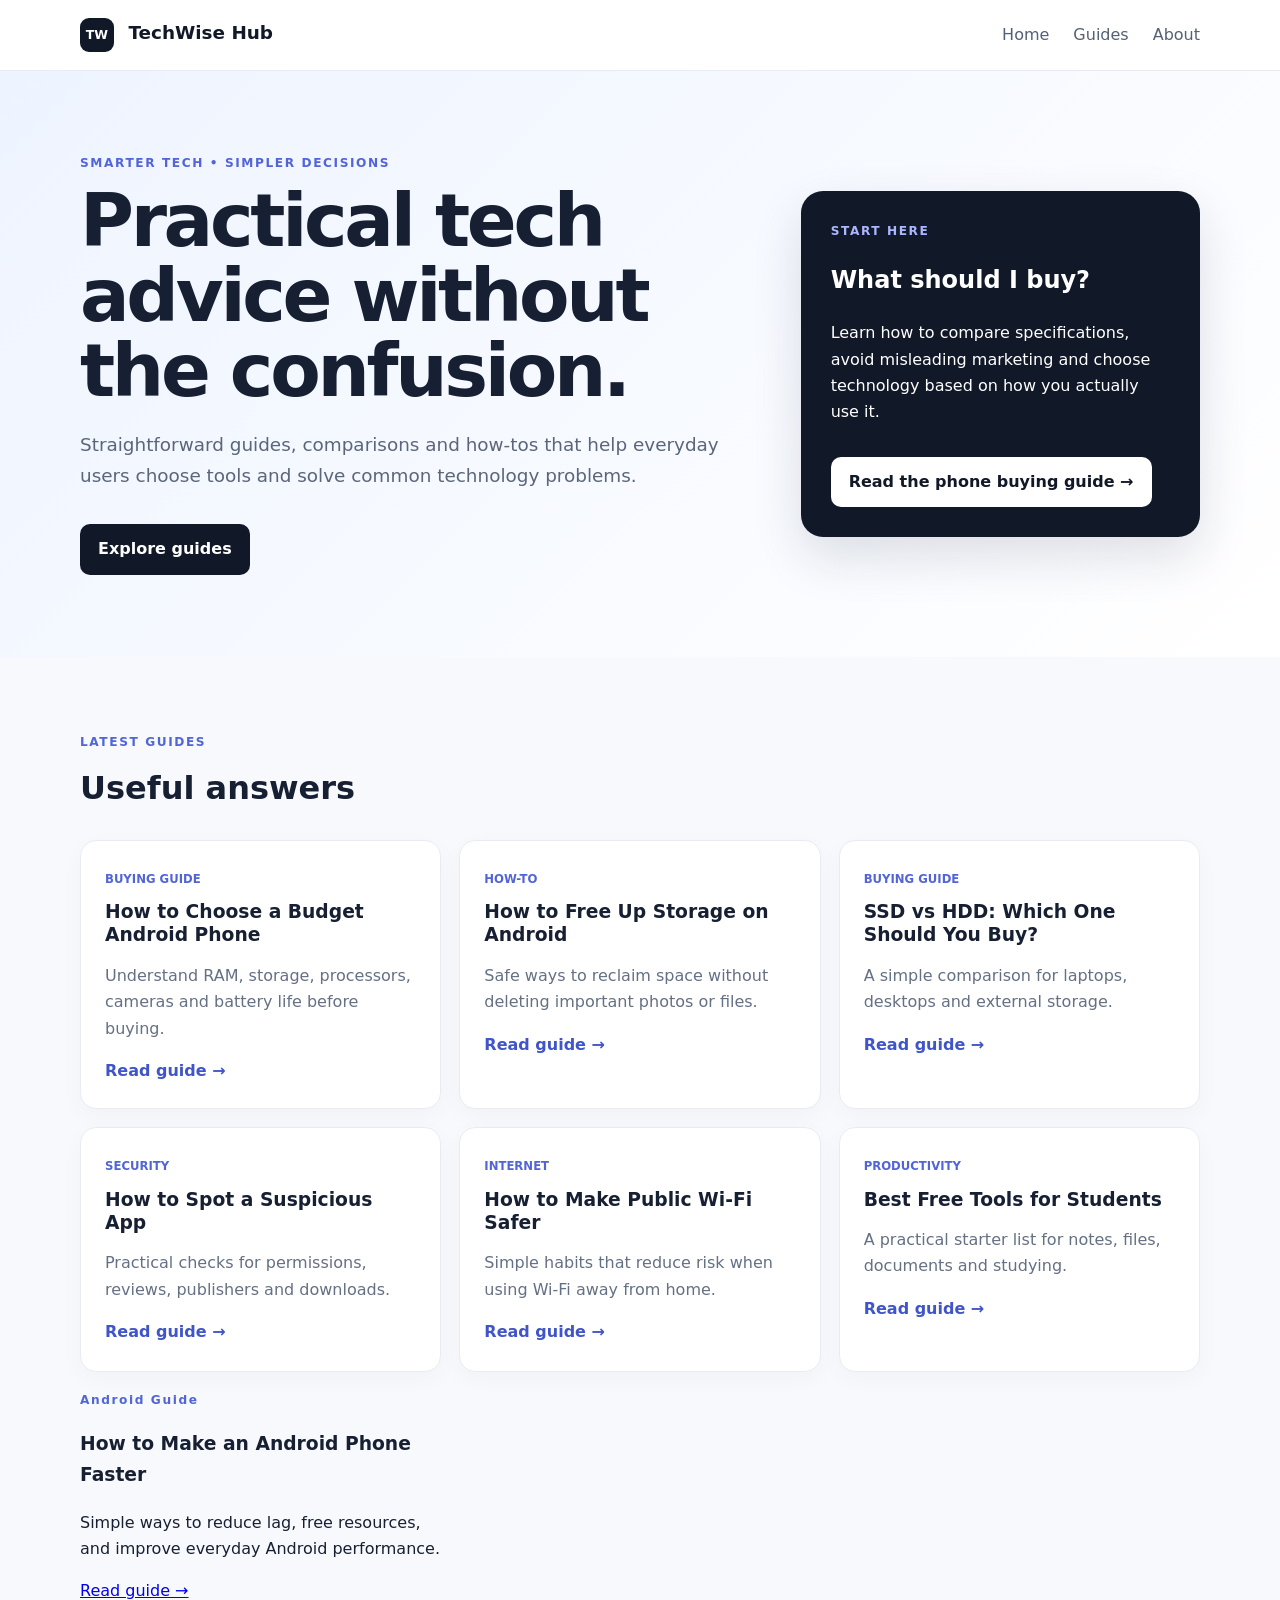
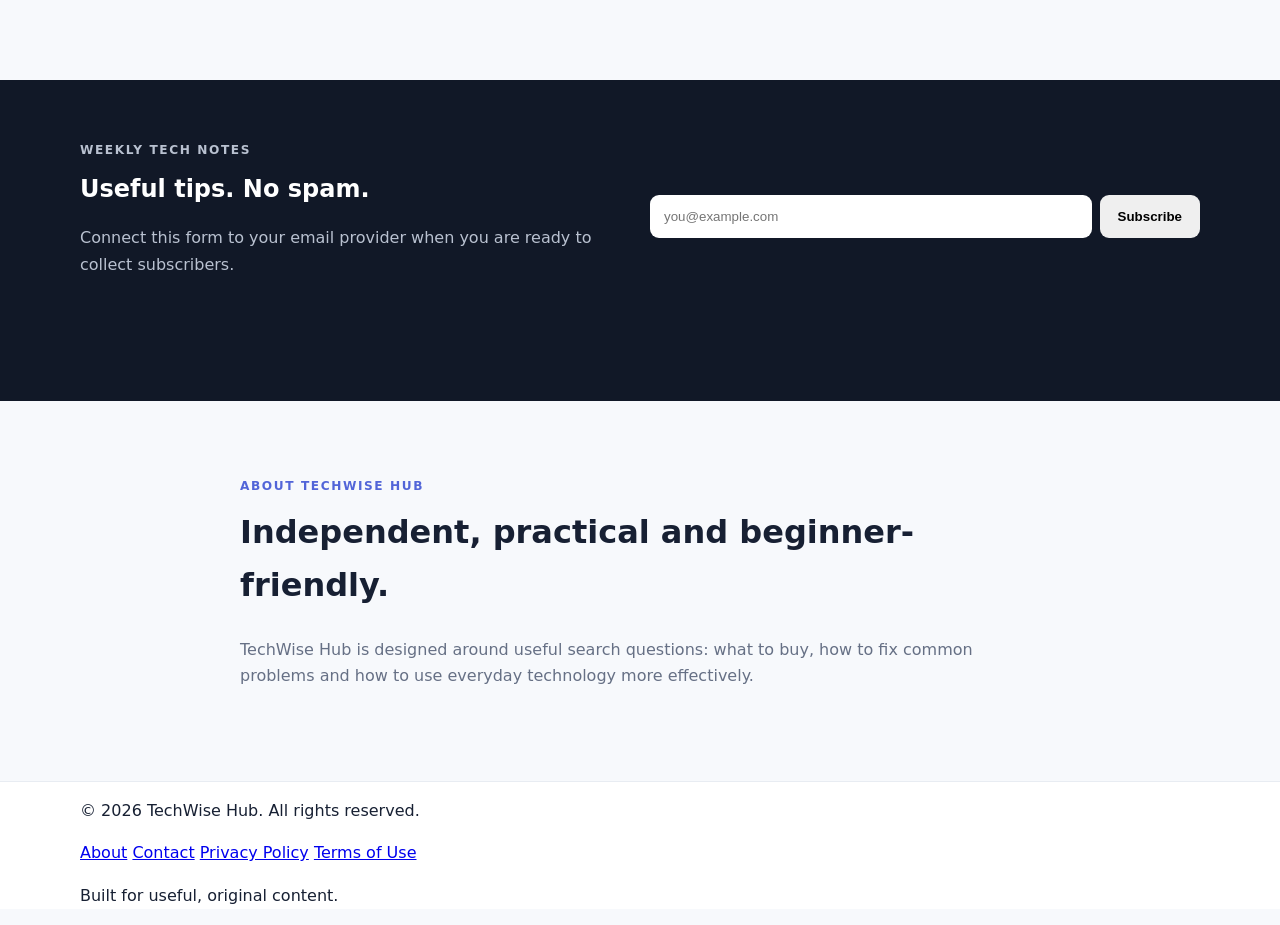
<file: index.html>
<!doctype html>
<html lang="en">
<head>
  <meta name="google-site-verification" content="kuzrSqlmys011PP5zqLA-Py-TNn4FUZ8eEPfKCAo5Z4" />
<meta charset="utf-8">
<meta name="viewport" content="width=device-width,initial-scale=1">
<meta name="description" content="Practical, beginner-friendly guides for choosing tech products, apps and online tools.">
<meta name="theme-color" content="#0f172a">
<title>TechWise Hub — Practical Tech Guides</title>
<link rel="stylesheet" href="styles.css">
</head>
<body>
<header class="site-header">
  <div class="container nav">
    <a class="brand" href="index.html"><span>TW</span> TechWise Hub</a>
    <nav><a href="index.html">Home</a><a href="#guides">Guides</a><a href="#about">About</a></nav>
  </div>
</header>

<main>
<section class="hero">
  <div class="container hero-grid">
    <div>
      <p class="eyebrow">SMARTER TECH • SIMPLER DECISIONS</p>
      <h1>Practical tech advice without the confusion.</h1>
      <p class="lead">Straightforward guides, comparisons and how-tos that help everyday users choose tools and solve common technology problems.</p>
      <a class="button" href="#guides">Explore guides</a>
    </div>
    <div class="hero-card">
      <p class="eyebrow">START HERE</p>
      <h2>What should I buy?</h2>
      <p>Learn how to compare specifications, avoid misleading marketing and choose technology based on how you actually use it.</p>
      <a href="guides/choosing-a-budget-phone.html">Read the phone buying guide →</a>
    </div>
  </div>
</section>

<section class="container section" id="guides">
  <div class="section-head"><div><p class="eyebrow">LATEST GUIDES</p><h2>Useful answers</h2></div></div>
  <div class="cards">
    <article class="card"><span class="tag">Buying guide</span><h3>How to Choose a Budget Android Phone</h3><p>Understand RAM, storage, processors, cameras and battery life before buying.</p><a href="choosing-a-budget-phone.html">Read guide →</a></article>
    <article class="card"><span class="tag">How-to</span><h3>How to Free Up Storage on Android</h3><p>Safe ways to reclaim space without deleting important photos or files.</p><a href="free-up-android-storage.html">Read guide →</a></article>
    <article class="card"><span class="tag">Buying guide</span><h3>SSD vs HDD: Which One Should You Buy?</h3><p>A simple comparison for laptops, desktops and external storage.</p><a href="ssd-vs-hdd.html">Read guide →</a></article>
    <article class="card"><span class="tag">Security</span><h3>How to Spot a Suspicious App</h3><p>Practical checks for permissions, reviews, publishers and downloads.</p><a href="spot-suspicious-apps.html">Read guide →</a></article>
    <article class="card"><span class="tag">Internet</span><h3>How to Make Public Wi-Fi Safer</h3><p>Simple habits that reduce risk when using Wi-Fi away from home.</p><a href="public-wifi-safety.html">Read guide →</a></article>
    <article class="card"><span class="tag">Productivity</span><h3>Best Free Tools for Students</h3><p>A practical starter list for notes, files, documents and studying.</p><a href="free-tools-for-students.html">Read guide →</a></article>
  <article class="guide-card">
  <p class="eyebrow">Android Guide</p>
  <h3>How to Make an Android Phone Faster</h3>
  <p>
    Simple ways to reduce lag, free resources, and improve everyday
    Android performance.
  </p>
  <a href="how-to-make-an-android-phone-faster.html">Read guide →</a>
</article>
  </div>
</section>

<section class="newsletter">
  <div class="container newsletter-inner">
    <div><p class="eyebrow">WEEKLY TECH NOTES</p><h2>Useful tips. No spam.</h2><p>Connect this form to your email provider when you are ready to collect subscribers.</p></div>
    <form onsubmit="return subscribe(event)"><input id="email" type="email" placeholder="you@example.com" required><button>Subscribe</button></form>
    <p id="formMessage" class="small"></p>
  </div>
</section>

<section class="container section about" id="about">
  <p class="eyebrow">ABOUT TECHWISE HUB</p>
  <h2>Independent, practical and beginner-friendly.</h2>
  <p>TechWise Hub is designed around useful search questions: what to buy, how to fix common problems and how to use everyday technology more effectively.</p>
</section>
</main>

<footer class="site-footer">
  <div class="container">
    <p>© <span id="year"></span> TechWise Hub. All rights reserved.</p>

    <nav class="footer-links">
      <a href="about.html">About</a>
      <a href="contact.html">Contact</a>
      <a href="privacy.html">Privacy Policy</a>
      <a href="terms.html">Terms of Use</a>
    </nav>

    <p>Built for useful, original content.</p>
  </div>
</footer>
<script src="script.js"></script>
</body>
</html>
</file>
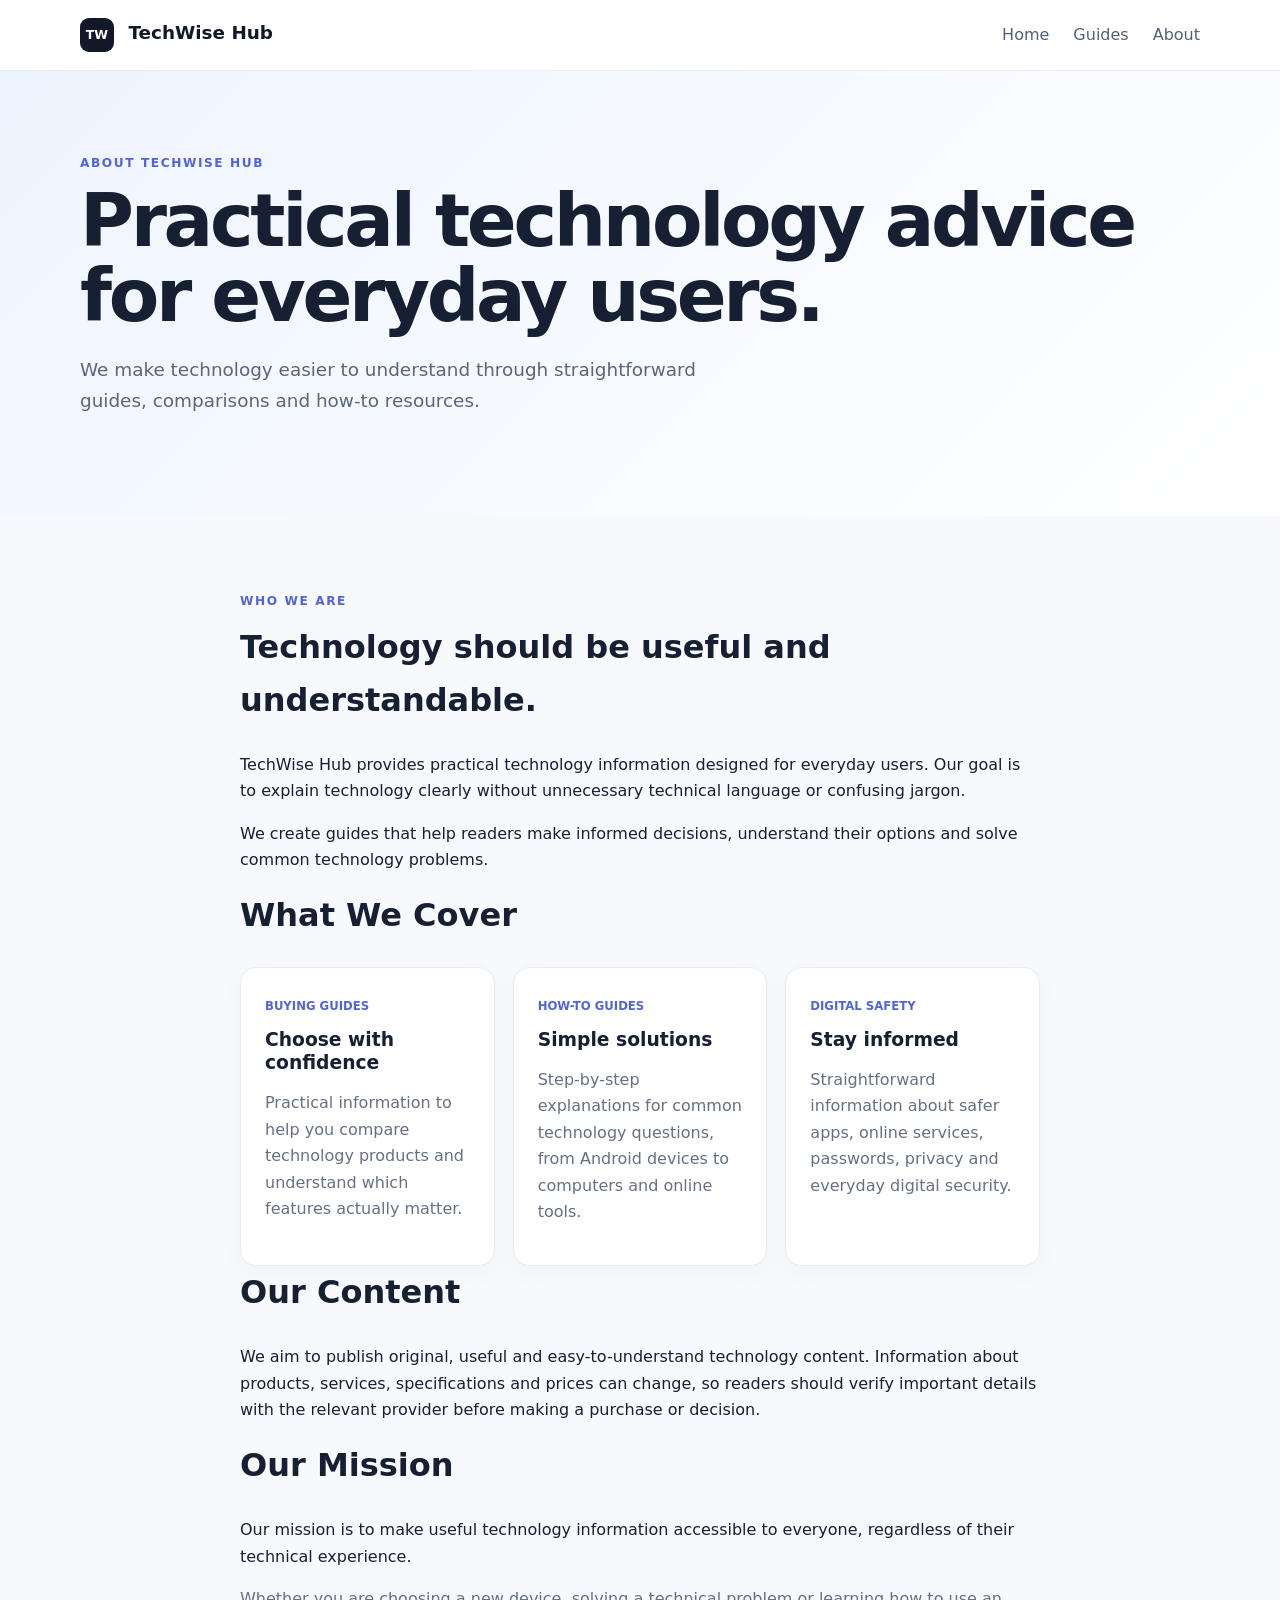
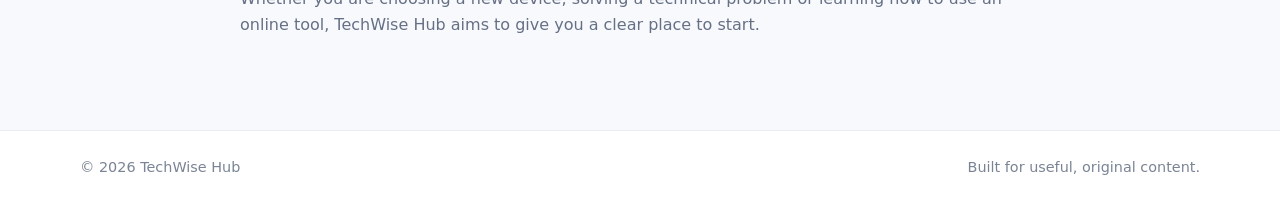
<file: about.html>
<!doctype html>

<html lang="en">
<head>
  <meta charset="utf-8">
  <meta name="viewport" content="width=device-width, initial-scale=1">
  <meta name="description" content="Learn more about TechWise Hub, a practical technology website providing clear guides, comparisons and how-to resources.">
  <title>About TechWise Hub</title>
  <link rel="stylesheet" href="styles.css">
</head><body><header class="site-header">
  <div class="container nav">
    <a class="brand" href="index.html">
      <span>TW</span> TechWise Hub
    </a><nav>
  <a href="index.html">Home</a>
  <a href="index.html#guides">Guides</a>
  <a href="about.html">About</a>
</nav>

  </div>
</header><main><section class="hero">
  <div class="container">
    <p class="eyebrow">ABOUT TECHWISE HUB</p><h1>Practical technology advice for everyday users.</h1>

<p class="lead">
  We make technology easier to understand through straightforward
  guides, comparisons and how-to resources.
</p>

  </div>
</section><section class="container section about">  <p class="eyebrow">WHO WE ARE</p>  <h2>Technology should be useful and understandable.</h2>  <p>
    TechWise Hub provides practical technology information designed
    for everyday users. Our goal is to explain technology clearly
    without unnecessary technical language or confusing jargon.
  </p>  <p>
    We create guides that help readers make informed decisions,
    understand their options and solve common technology problems.
  </p>  <h2>What We Cover</h2>  <div class="cards"><article class="card">
  <span class="tag">Buying Guides</span>
  <h3>Choose with confidence</h3>
  <p>
    Practical information to help you compare technology products
    and understand which features actually matter.
  </p>
</article>

<article class="card">
  <span class="tag">How-To Guides</span>
  <h3>Simple solutions</h3>
  <p>
    Step-by-step explanations for common technology questions,
    from Android devices to computers and online tools.
  </p>
</article>

<article class="card">
  <span class="tag">Digital Safety</span>
  <h3>Stay informed</h3>
  <p>
    Straightforward information about safer apps, online services,
    passwords, privacy and everyday digital security.
  </p>
</article>

  </div>  <h2>Our Content</h2>  <p>
    We aim to publish original, useful and easy-to-understand
    technology content. Information about products, services,
    specifications and prices can change, so readers should verify
    important details with the relevant provider before making a
    purchase or decision.
  </p>  <h2>Our Mission</h2>  <p>
    Our mission is to make useful technology information accessible
    to everyone, regardless of their technical experience.
  </p>  <p>
    Whether you are choosing a new device, solving a technical
    problem or learning how to use an online tool, TechWise Hub
    aims to give you a clear place to start.
  </p></section></main><footer>
  <div class="container footer">
    <span>
      © <span id="year"></span> TechWise Hub
    </span><span>
  Built for useful, original content.
</span>

  </div>
</footer><script src="script.js"></script></body>
</html>
</file>
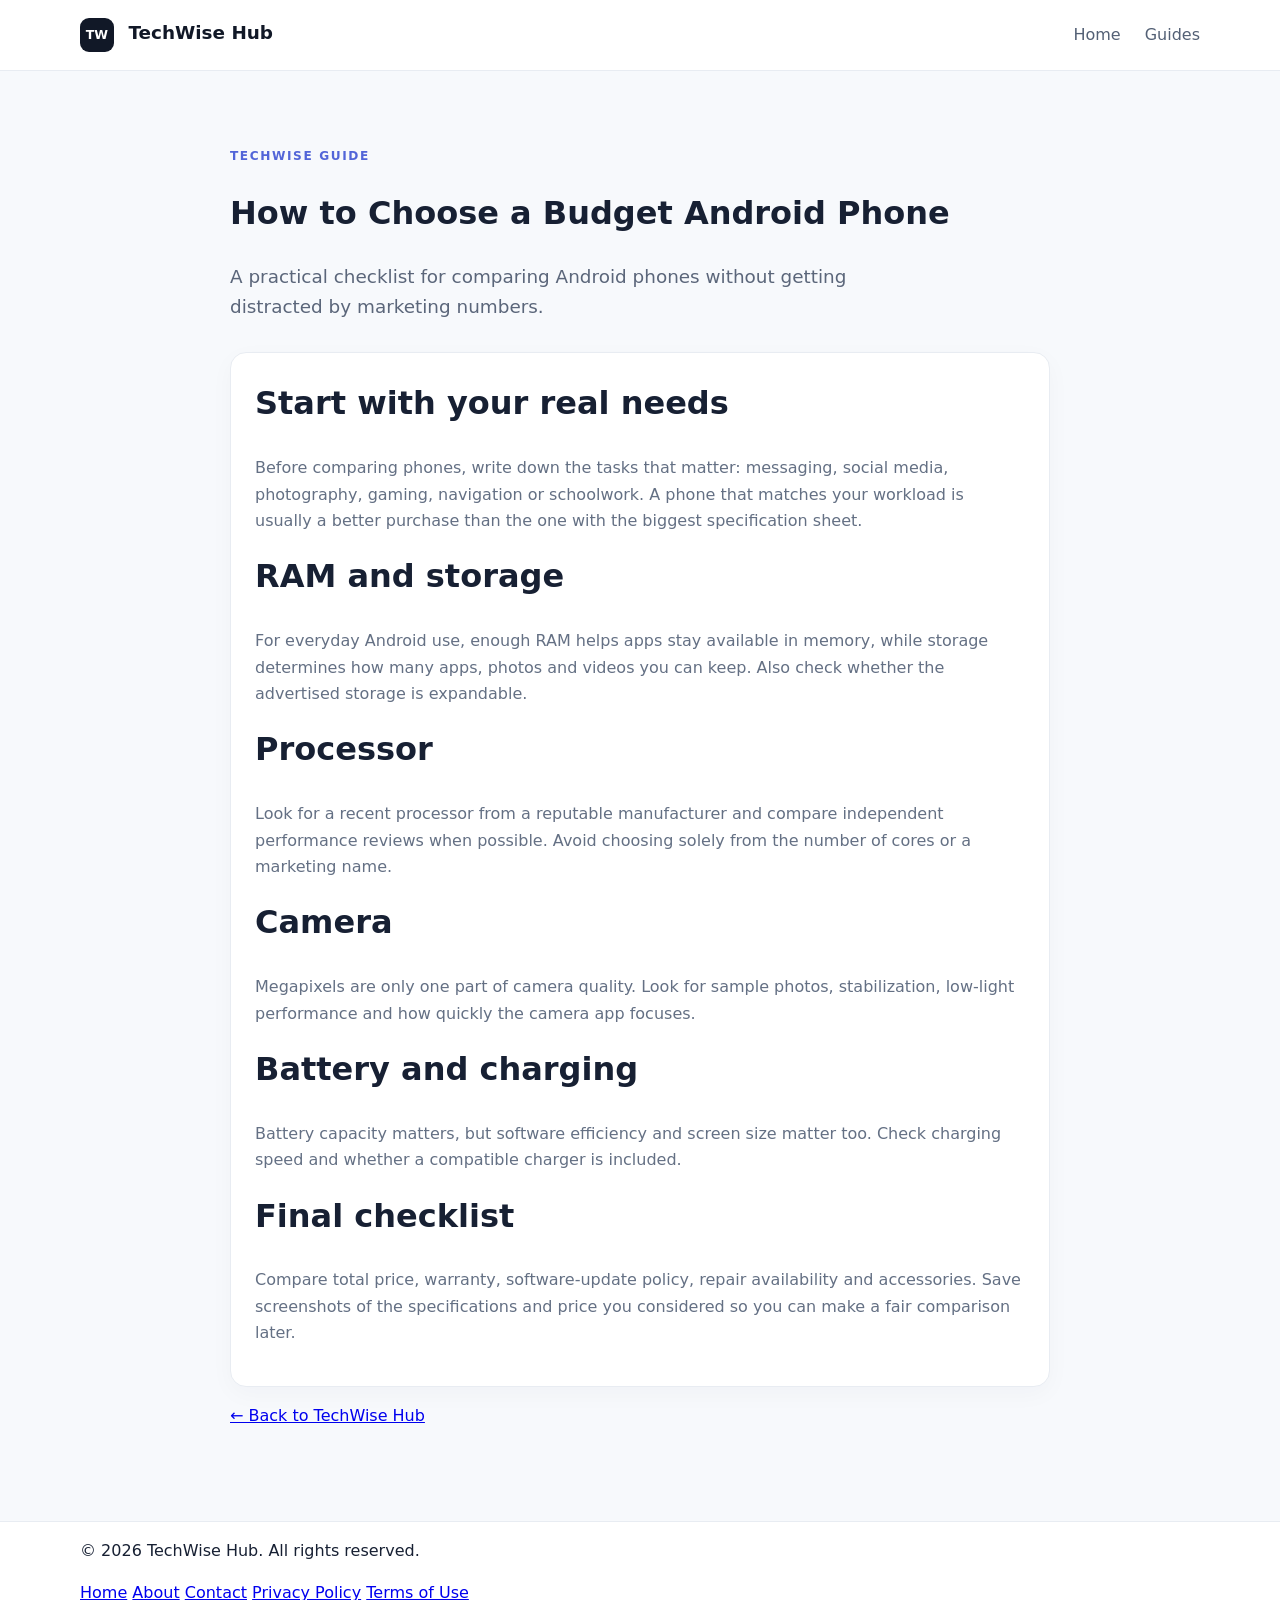
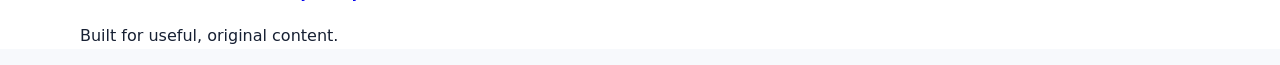
<file: choosing-a-budget-phone.html>
<!doctype html>
<html lang="en">
<head>
  <meta charset="utf-8">
  <meta name="viewport" content="width=device-width,initial-scale=1">

  <meta name="description" content="A practical checklist for comparing Android phones without getting distracted by marketing numbers.">

  <title>How to Choose a Budget Android Phone | TechWise Hub</title>

  <link rel="stylesheet" href="styles.css">
</head>

<body>

<header class="site-header">
  <div class="container nav">

    <a class="brand" href="index.html">
      <span>TW</span> TechWise Hub
    </a>

    <nav>
      <a href="index.html">Home</a>
      <a href="index.html#guides">Guides</a>
    </nav>

  </div>
</header>

<main class="container section" style="max-width:820px">

  <p class="eyebrow">TECHWISE GUIDE</p>

  <h1>How to Choose a Budget Android Phone</h1>

  <p class="lead">
    A practical checklist for comparing Android phones without getting distracted by marketing numbers.
  </p>

  <article class="card" style="margin-top:30px">

    <h2>Start with your real needs</h2>

    <p>
      Before comparing phones, write down the tasks that matter: messaging,
      social media, photography, gaming, navigation or schoolwork. A phone
      that matches your workload is usually a better purchase than the one
      with the biggest specification sheet.
    </p>

    <h2>RAM and storage</h2>

    <p>
      For everyday Android use, enough RAM helps apps stay available in
      memory, while storage determines how many apps, photos and videos you
      can keep. Also check whether the advertised storage is expandable.
    </p>

    <h2>Processor</h2>

    <p>
      Look for a recent processor from a reputable manufacturer and compare
      independent performance reviews when possible. Avoid choosing solely
      from the number of cores or a marketing name.
    </p>

    <h2>Camera</h2>

    <p>
      Megapixels are only one part of camera quality. Look for sample photos,
      stabilization, low-light performance and how quickly the camera app
      focuses.
    </p>

    <h2>Battery and charging</h2>

    <p>
      Battery capacity matters, but software efficiency and screen size matter
      too. Check charging speed and whether a compatible charger is included.
    </p>

    <h2>Final checklist</h2>

    <p>
      Compare total price, warranty, software-update policy, repair
      availability and accessories. Save screenshots of the specifications
      and price you considered so you can make a fair comparison later.
    </p>

  </article>

  <p>
    <a href="index.html">← Back to TechWise Hub</a>
  </p>

</main>

<footer class="site-footer">

  <div class="container">

    <p>
      © <span id="year"></span> TechWise Hub. All rights reserved.
    </p>

    <nav class="footer-links">
      <a href="index.html">Home</a>
      <a href="about.html">About</a>
      <a href="contact.html">Contact</a>
      <a href="privacy.html">Privacy Policy</a>
      <a href="terms.html">Terms of Use</a>
    </nav>

    <p>
      Built for useful, original content.
    </p>

  </div>

</footer>

<script src="script.js"></script>

</body>
</html>
</file>
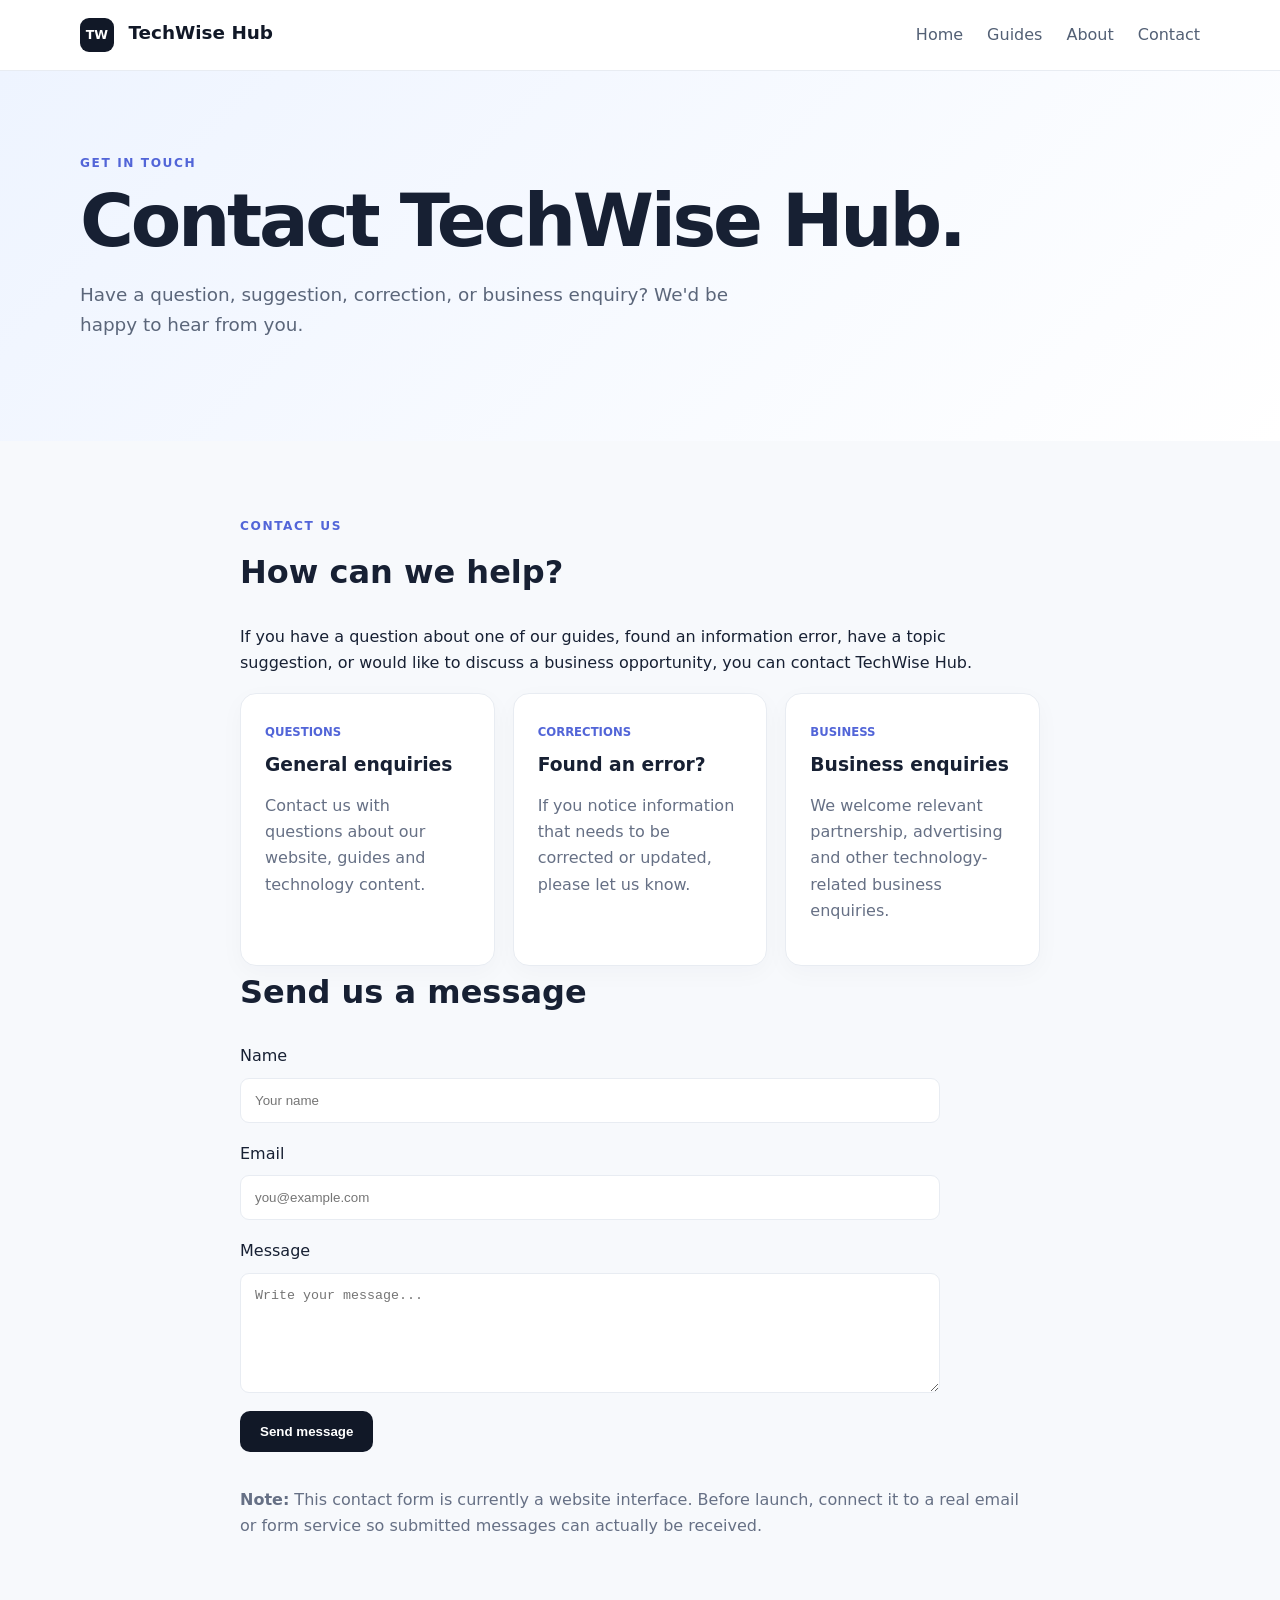
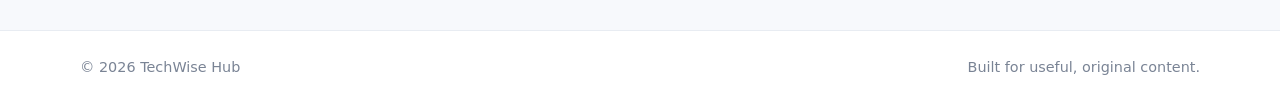
<file: contact.html>
<!doctype html>

<html lang="en">
<head>
  <meta charset="utf-8">
  <meta name="viewport" content="width=device-width, initial-scale=1">
  <meta name="description" content="Contact TechWise Hub for questions, corrections, suggestions and business enquiries.">
  <title>Contact TechWise Hub</title>
  <link rel="stylesheet" href="styles.css">
</head><body><header class="site-header">
  <div class="container nav">
    <a class="brand" href="index.html">
      <span>TW</span> TechWise Hub
    </a><nav>
  <a href="index.html">Home</a>
  <a href="index.html#guides">Guides</a>
  <a href="about.html">About</a>
  <a href="contact.html">Contact</a>
</nav>

  </div>
</header><main><section class="hero">
  <div class="container">
    <p class="eyebrow">GET IN TOUCH</p><h1>Contact TechWise Hub.</h1>

<p class="lead">
  Have a question, suggestion, correction, or business enquiry?
  We'd be happy to hear from you.
</p>

  </div>
</section><section class="container section about">  <p class="eyebrow">CONTACT US</p>  <h2>How can we help?</h2>  <p>
    If you have a question about one of our guides, found an
    information error, have a topic suggestion, or would like to
    discuss a business opportunity, you can contact TechWise Hub.
  </p>  <div class="cards"><article class="card">
  <span class="tag">Questions</span>
  <h3>General enquiries</h3>
  <p>
    Contact us with questions about our website, guides and
    technology content.
  </p>
</article>

<article class="card">
  <span class="tag">Corrections</span>
  <h3>Found an error?</h3>
  <p>
    If you notice information that needs to be corrected or
    updated, please let us know.
  </p>
</article>

<article class="card">
  <span class="tag">Business</span>
  <h3>Business enquiries</h3>
  <p>
    We welcome relevant partnership, advertising and other
    technology-related business enquiries.
  </p>
</article>

  </div>  <h2>Send us a message</h2>  <form onsubmit="return sendMessage(event)"
        style="max-width:700px;margin-top:25px;"><label for="name">Name</label>
<input id="name"
       type="text"
       placeholder="Your name"
       required
       style="display:block;width:100%;padding:14px;margin:8px 0 18px;border:1px solid #e8ecf2;border-radius:9px;">

<label for="contactEmail">Email</label>
<input id="contactEmail"
       type="email"
       placeholder="you@example.com"
       required
       style="display:block;width:100%;padding:14px;margin:8px 0 18px;border:1px solid #e8ecf2;border-radius:9px;">

<label for="message">Message</label>
<textarea id="message"
          rows="6"
          placeholder="Write your message..."
          required
          style="display:block;width:100%;padding:14px;margin:8px 0 18px;border:1px solid #e8ecf2;border-radius:9px;resize:vertical;"></textarea>

<button type="submit"
        style="background:#111827;color:#fff;border:0;border-radius:10px;padding:13px 20px;font-weight:700;cursor:pointer;">
  Send message
</button>

<p id="contactMessage" class="small"></p>

  </form>  <p style="margin-top:35px;">
    <strong>Note:</strong> This contact form is currently a website
    interface. Before launch, connect it to a real email or form
    service so submitted messages can actually be received.
  </p></section></main><footer>
  <div class="container footer">
    <span>
      © <span id="year"></span> TechWise Hub
    </span><span>
  Built for useful, original content.
</span>

  </div>
</footer><script src="script.js"></script><script>
function sendMessage(event) {
  event.preventDefault();

  document.getElementById("contactMessage").textContent =
    "Thanks! Your message form is ready. Connect a form service before launch so messages can be received.";

  return false;
}
</script></body>
  </html>
</file>
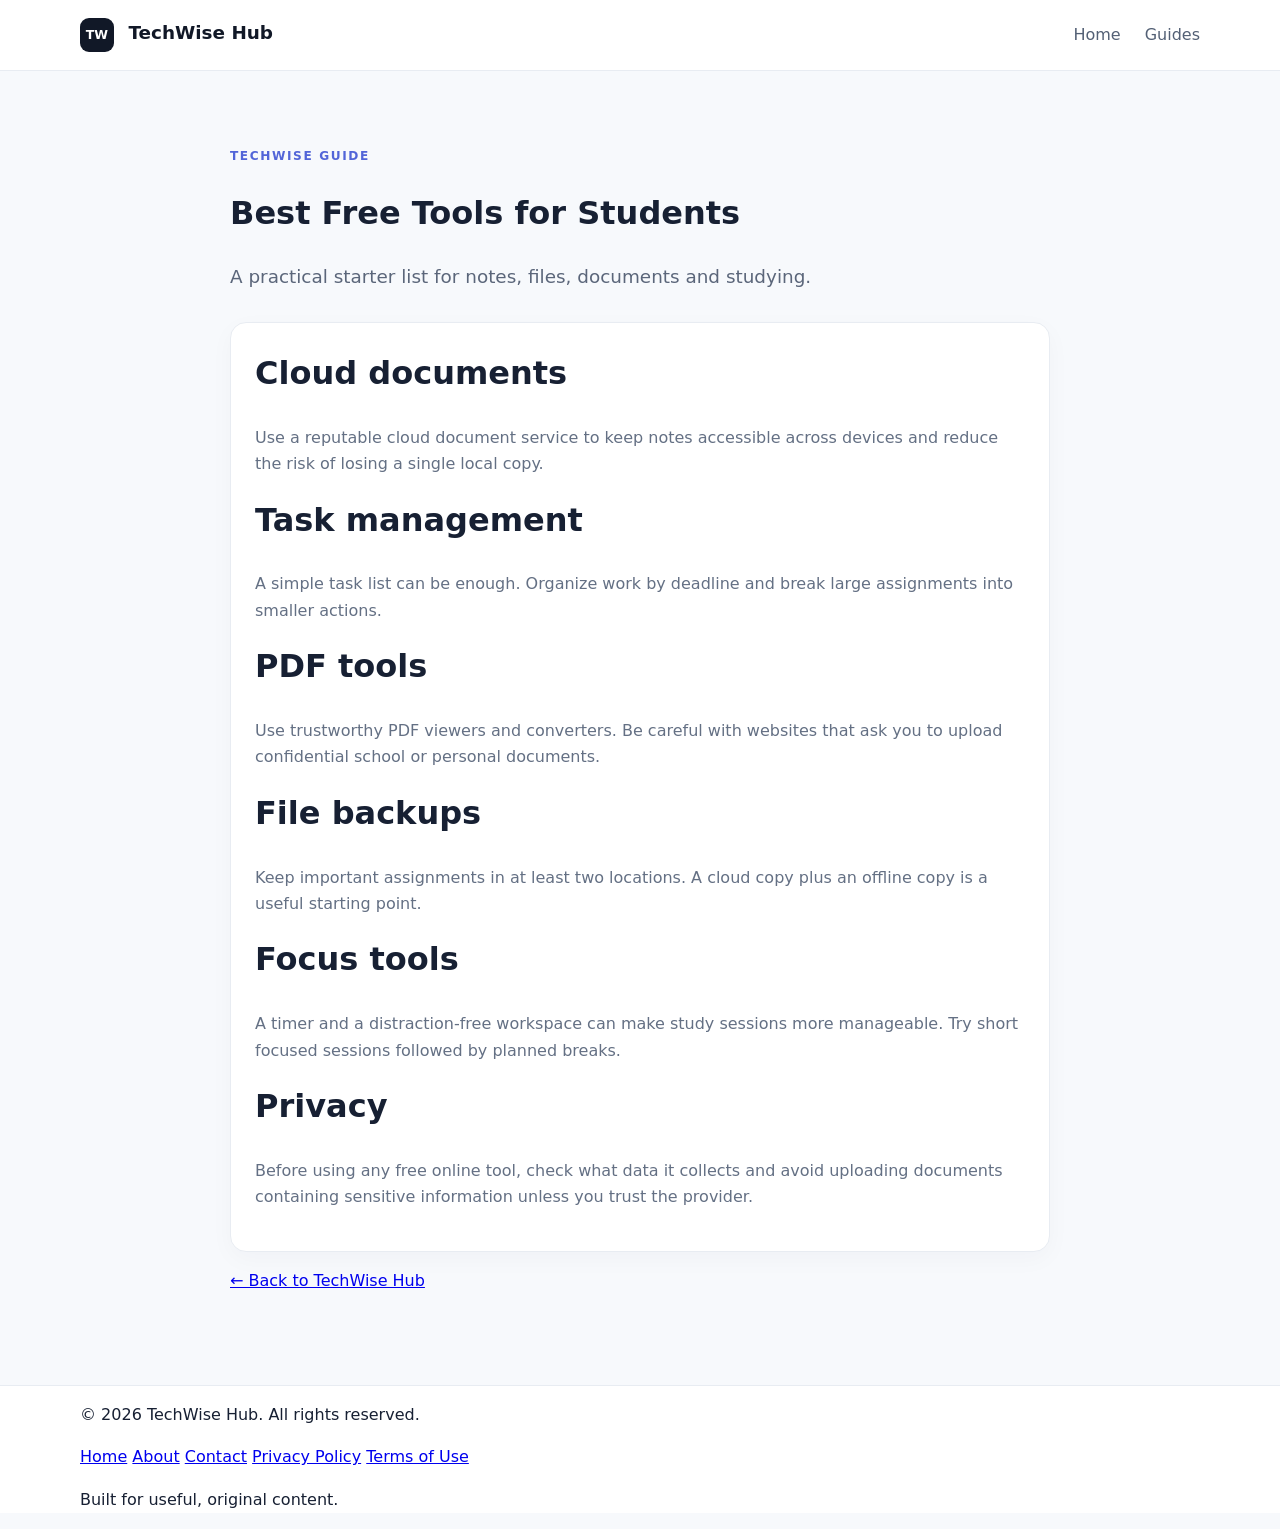
<file: free-tools-for-students.html>
<!doctype html>
<html lang="en">

<head>
  <meta charset="utf-8">
  <meta name="viewport" content="width=device-width,initial-scale=1">

  <meta name="description" content="A practical starter list of free tools for students, covering notes, documents, task management, PDF files, backups, studying and privacy.">

  <title>Best Free Tools for Students | TechWise Hub</title>

  <link rel="stylesheet" href="styles.css">
</head>

<body>

<header class="site-header">
  <div class="container nav">

    <a class="brand" href="index.html">
      <span>TW</span> TechWise Hub
    </a>

    <nav>
      <a href="index.html">Home</a>
      <a href="index.html#guides">Guides</a>
    </nav>

  </div>
</header>

<main class="container section" style="max-width:820px">

  <p class="eyebrow">TECHWISE GUIDE</p>

  <h1>Best Free Tools for Students</h1>

  <p class="lead">
    A practical starter list for notes, files, documents and studying.
  </p>

  <article class="card" style="margin-top:30px">

    <h2>Cloud documents</h2>

    <p>
      Use a reputable cloud document service to keep notes accessible across
      devices and reduce the risk of losing a single local copy.
    </p>

    <h2>Task management</h2>

    <p>
      A simple task list can be enough. Organize work by deadline and break
      large assignments into smaller actions.
    </p>

    <h2>PDF tools</h2>

    <p>
      Use trustworthy PDF viewers and converters. Be careful with websites
      that ask you to upload confidential school or personal documents.
    </p>

    <h2>File backups</h2>

    <p>
      Keep important assignments in at least two locations. A cloud copy plus
      an offline copy is a useful starting point.
    </p>

    <h2>Focus tools</h2>

    <p>
      A timer and a distraction-free workspace can make study sessions more
      manageable. Try short focused sessions followed by planned breaks.
    </p>

    <h2>Privacy</h2>

    <p>
      Before using any free online tool, check what data it collects and avoid
      uploading documents containing sensitive information unless you trust the
      provider.
    </p>

  </article>

  <p>
    <a href="index.html">← Back to TechWise Hub</a>
  </p>

</main>

<footer class="site-footer">

  <div class="container">

    <p>
      © <span id="year"></span> TechWise Hub. All rights reserved.
    </p>

    <nav class="footer-links">
      <a href="index.html">Home</a>
      <a href="about.html">About</a>
      <a href="contact.html">Contact</a>
      <a href="privacy.html">Privacy Policy</a>
      <a href="terms.html">Terms of Use</a>
    </nav>

    <p>
      Built for useful, original content.
    </p>

  </div>

</footer>

<script src="script.js"></script>

</body>
</html>
</file>
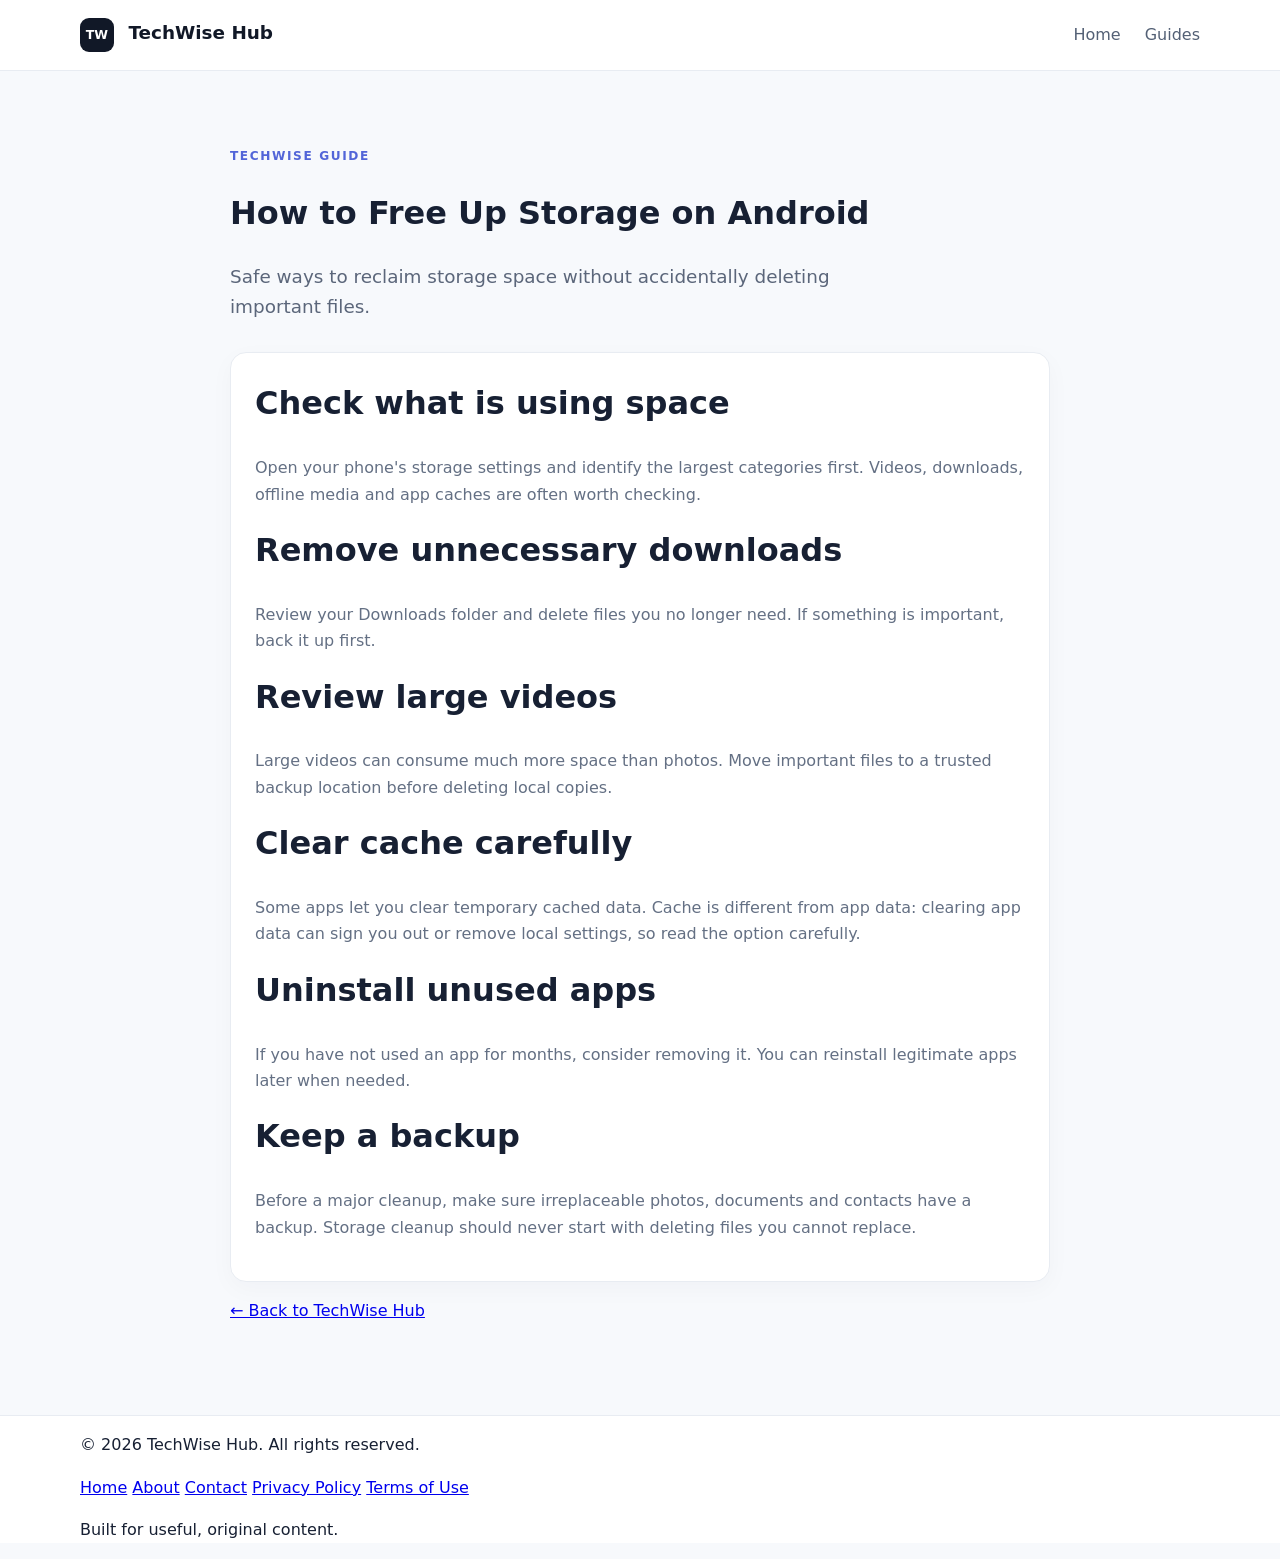
<file: free-up-android-storage.html>
<!doctype html>
<html lang="en">

<head>
  <meta charset="utf-8">
  <meta name="viewport" content="width=device-width,initial-scale=1">

  <meta name="description" content="Safe ways to reclaim storage space on Android without accidentally deleting important files.">

  <title>How to Free Up Storage on Android | TechWise Hub</title>

  <link rel="stylesheet" href="styles.css">
</head>

<body>

<header class="site-header">
  <div class="container nav">

    <a class="brand" href="index.html">
      <span>TW</span> TechWise Hub
    </a>

    <nav>
      <a href="index.html">Home</a>
      <a href="index.html#guides">Guides</a>
    </nav>

  </div>
</header>

<main class="container section" style="max-width:820px">

  <p class="eyebrow">TECHWISE GUIDE</p>

  <h1>How to Free Up Storage on Android</h1>

  <p class="lead">
    Safe ways to reclaim storage space without accidentally deleting important files.
  </p>

  <article class="card" style="margin-top:30px">

    <h2>Check what is using space</h2>

    <p>
      Open your phone's storage settings and identify the largest categories
      first. Videos, downloads, offline media and app caches are often worth
      checking.
    </p>

    <h2>Remove unnecessary downloads</h2>

    <p>
      Review your Downloads folder and delete files you no longer need.
      If something is important, back it up first.
    </p>

    <h2>Review large videos</h2>

    <p>
      Large videos can consume much more space than photos. Move important
      files to a trusted backup location before deleting local copies.
    </p>

    <h2>Clear cache carefully</h2>

    <p>
      Some apps let you clear temporary cached data. Cache is different from
      app data: clearing app data can sign you out or remove local settings,
      so read the option carefully.
    </p>

    <h2>Uninstall unused apps</h2>

    <p>
      If you have not used an app for months, consider removing it. You can
      reinstall legitimate apps later when needed.
    </p>

    <h2>Keep a backup</h2>

    <p>
      Before a major cleanup, make sure irreplaceable photos, documents and
      contacts have a backup. Storage cleanup should never start with deleting
      files you cannot replace.
    </p>

  </article>

  <p>
    <a href="index.html">← Back to TechWise Hub</a>
  </p>

</main>

<footer class="site-footer">

  <div class="container">

    <p>
      © <span id="year"></span> TechWise Hub. All rights reserved.
    </p>

    <nav class="footer-links">
      <a href="index.html">Home</a>
      <a href="about.html">About</a>
      <a href="contact.html">Contact</a>
      <a href="privacy.html">Privacy Policy</a>
      <a href="terms.html">Terms of Use</a>
    </nav>

    <p>
      Built for useful, original content.
    </p>

  </div>

</footer>

<script src="script.js"></script>

</body>
</html>
</file>
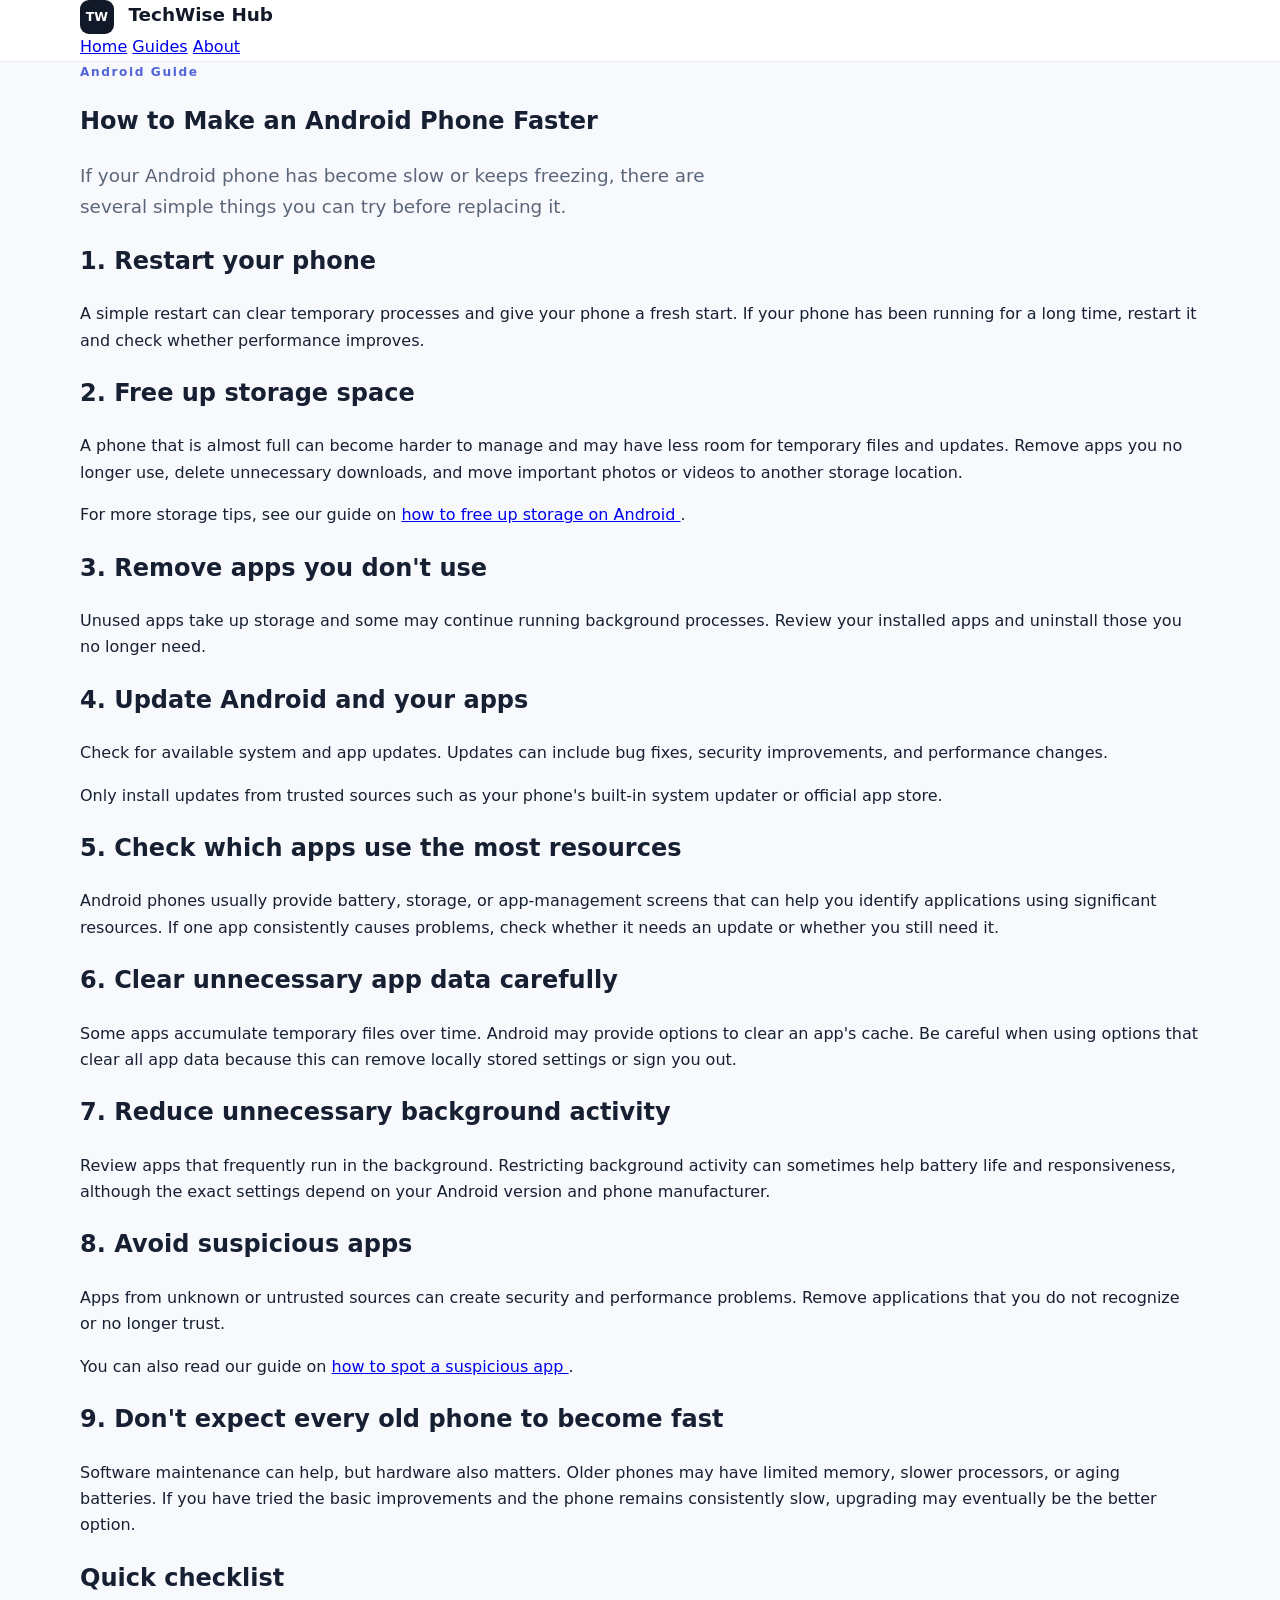
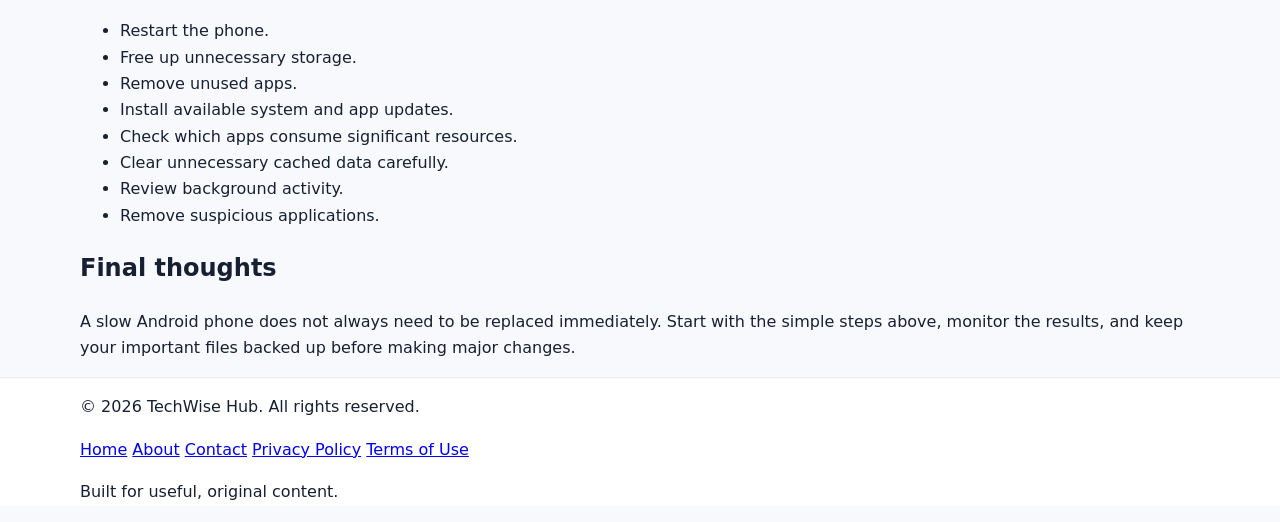
<file: how-to-make-an-android-phone-faster.html>
<!DOCTYPE html>
<html lang="en">
<head>
  <meta charset="UTF-8">
  <meta name="viewport" content="width=device-width, initial-scale=1.0">

  <meta name="description" content="Learn practical ways to make an Android phone faster, reduce lag, free storage, and improve everyday performance.">

  <title>How to Make an Android Phone Faster | TechWise Hub</title>

  <link rel="stylesheet" href="styles.css">
</head>

<body>

<header class="site-header">
  <div class="container">
    <a class="brand" href="index.html">
      <span>TW</span> TechWise Hub
    </a>

    <nav>
      <a href="index.html">Home</a>
      <a href="index.html#guides">Guides</a>
      <a href="about.html">About</a>
    </nav>
  </div>
</header>

<main>

  <section class="article-hero">
    <div class="container">
      <p class="eyebrow">Android Guide</p>

      <h1>How to Make an Android Phone Faster</h1>

      <p class="lead">
        If your Android phone has become slow or keeps freezing,
        there are several simple things you can try before replacing it.
      </p>
    </div>
  </section>

  <article class="article">
    <div class="container">

      <h2>1. Restart your phone</h2>

      <p>
        A simple restart can clear temporary processes and give your phone
        a fresh start. If your phone has been running for a long time,
        restart it and check whether performance improves.
      </p>

      <h2>2. Free up storage space</h2>

      <p>
        A phone that is almost full can become harder to manage and may
        have less room for temporary files and updates. Remove apps you
        no longer use, delete unnecessary downloads, and move important
        photos or videos to another storage location.
      </p>

      <p>
        For more storage tips, see our guide on
        <a href="free-up-android-storage.html">
          how to free up storage on Android
        </a>.
      </p>

      <h2>3. Remove apps you don't use</h2>

      <p>
        Unused apps take up storage and some may continue running
        background processes. Review your installed apps and uninstall
        those you no longer need.
      </p>

      <h2>4. Update Android and your apps</h2>

      <p>
        Check for available system and app updates. Updates can include
        bug fixes, security improvements, and performance changes.
      </p>

      <p>
        Only install updates from trusted sources such as your phone's
        built-in system updater or official app store.
      </p>

      <h2>5. Check which apps use the most resources</h2>

      <p>
        Android phones usually provide battery, storage, or app-management
        screens that can help you identify applications using significant
        resources. If one app consistently causes problems, check whether
        it needs an update or whether you still need it.
      </p>

      <h2>6. Clear unnecessary app data carefully</h2>

      <p>
        Some apps accumulate temporary files over time. Android may provide
        options to clear an app's cache. Be careful when using options that
        clear all app data because this can remove locally stored settings
        or sign you out.
      </p>

      <h2>7. Reduce unnecessary background activity</h2>

      <p>
        Review apps that frequently run in the background. Restricting
        background activity can sometimes help battery life and
        responsiveness, although the exact settings depend on your Android
        version and phone manufacturer.
      </p>

      <h2>8. Avoid suspicious apps</h2>

      <p>
        Apps from unknown or untrusted sources can create security and
        performance problems. Remove applications that you do not
        recognize or no longer trust.
      </p>

      <p>
        You can also read our guide on
        <a href="spot-suspicious-apps.html">
          how to spot a suspicious app
        </a>.
      </p>

      <h2>9. Don't expect every old phone to become fast</h2>

      <p>
        Software maintenance can help, but hardware also matters. Older
        phones may have limited memory, slower processors, or aging
        batteries. If you have tried the basic improvements and the phone
        remains consistently slow, upgrading may eventually be the better
        option.
      </p>

      <h2>Quick checklist</h2>

      <ul>
        <li>Restart the phone.</li>
        <li>Free up unnecessary storage.</li>
        <li>Remove unused apps.</li>
        <li>Install available system and app updates.</li>
        <li>Check which apps consume significant resources.</li>
        <li>Clear unnecessary cached data carefully.</li>
        <li>Review background activity.</li>
        <li>Remove suspicious applications.</li>
      </ul>

      <h2>Final thoughts</h2>

      <p>
        A slow Android phone does not always need to be replaced immediately.
        Start with the simple steps above, monitor the results, and keep
        your important files backed up before making major changes.
      </p>

    </div>
  </article>

</main>

<footer class="site-footer">
  <div class="container">

    <p>
      © <span id="year"></span> TechWise Hub. All rights reserved.
    </p>

    <nav class="footer-links">
      <a href="index.html">Home</a>
      <a href="about.html">About</a>
      <a href="contact.html">Contact</a>
      <a href="privacy.html">Privacy Policy</a>
      <a href="terms.html">Terms of Use</a>
    </nav>

    <p>Built for useful, original content.</p>

  </div>
</footer>

<script src="script.js"></script>

</body>
</html>
</file>
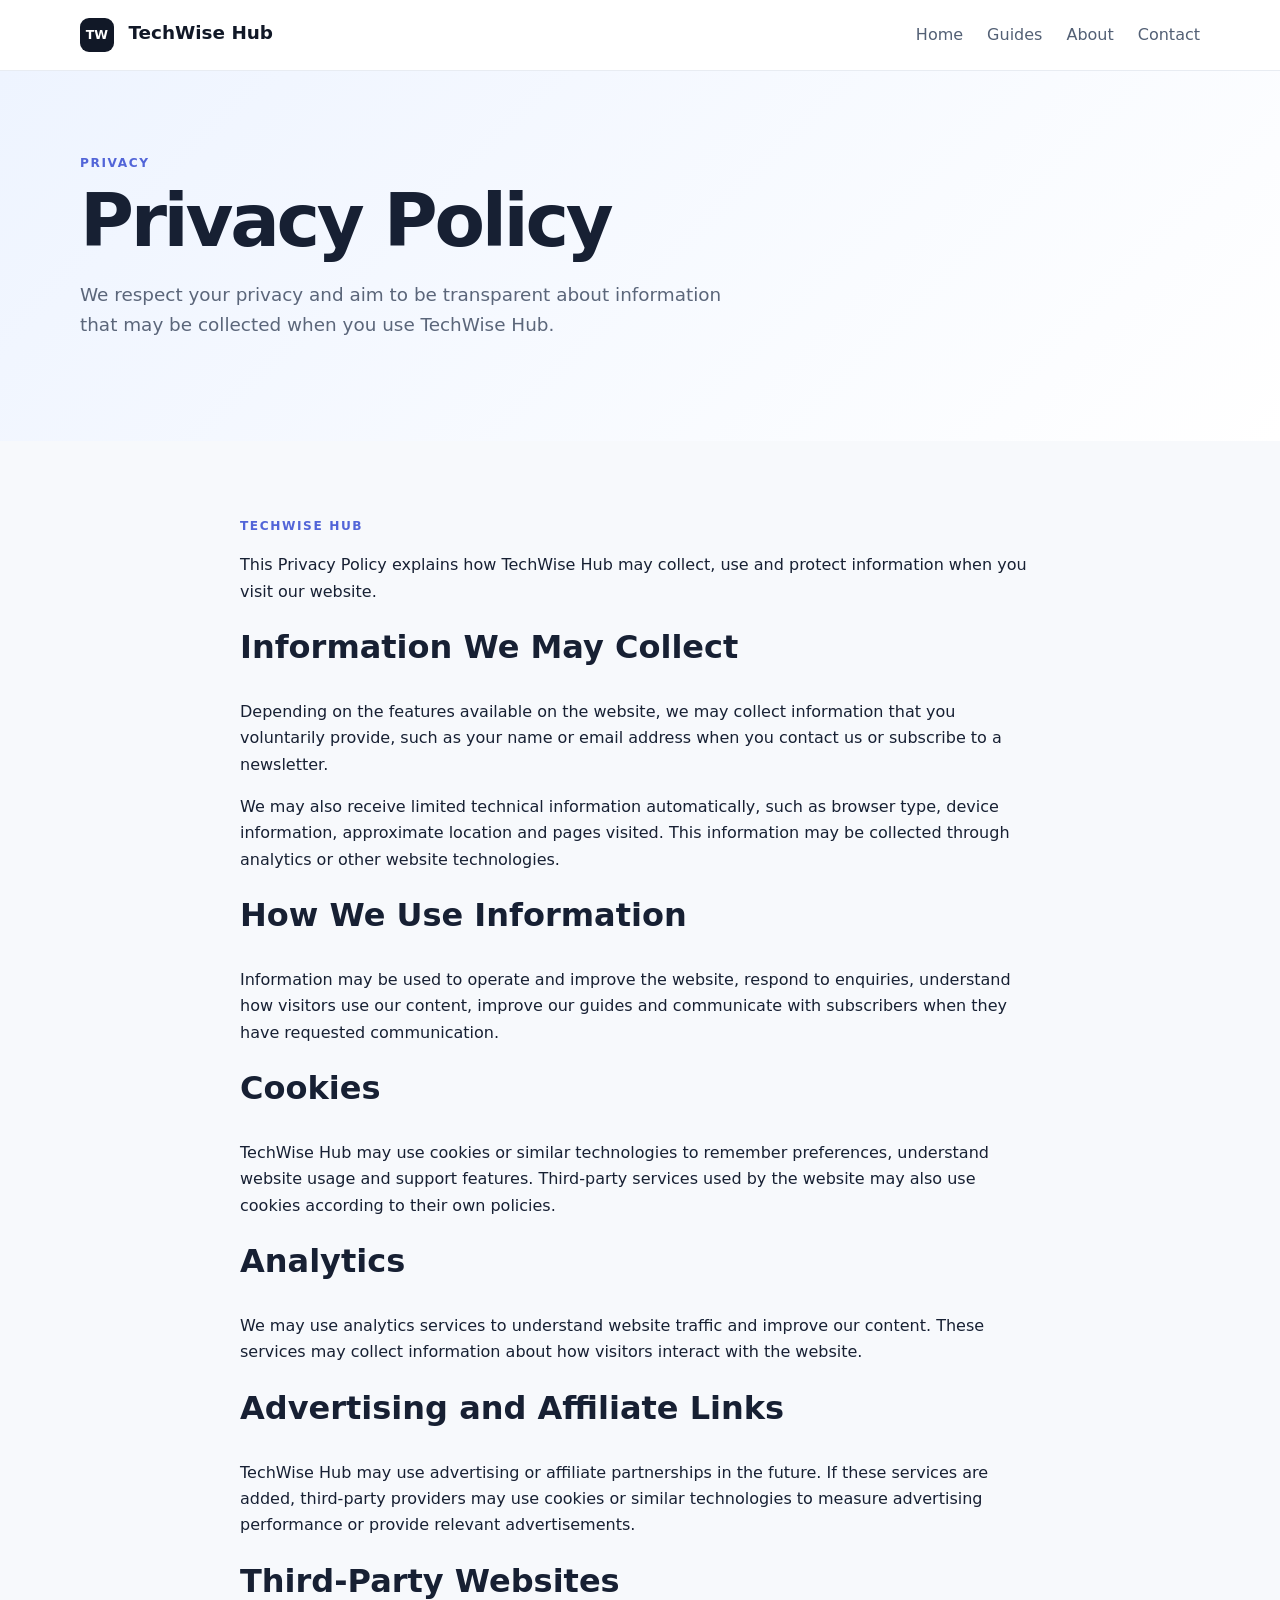
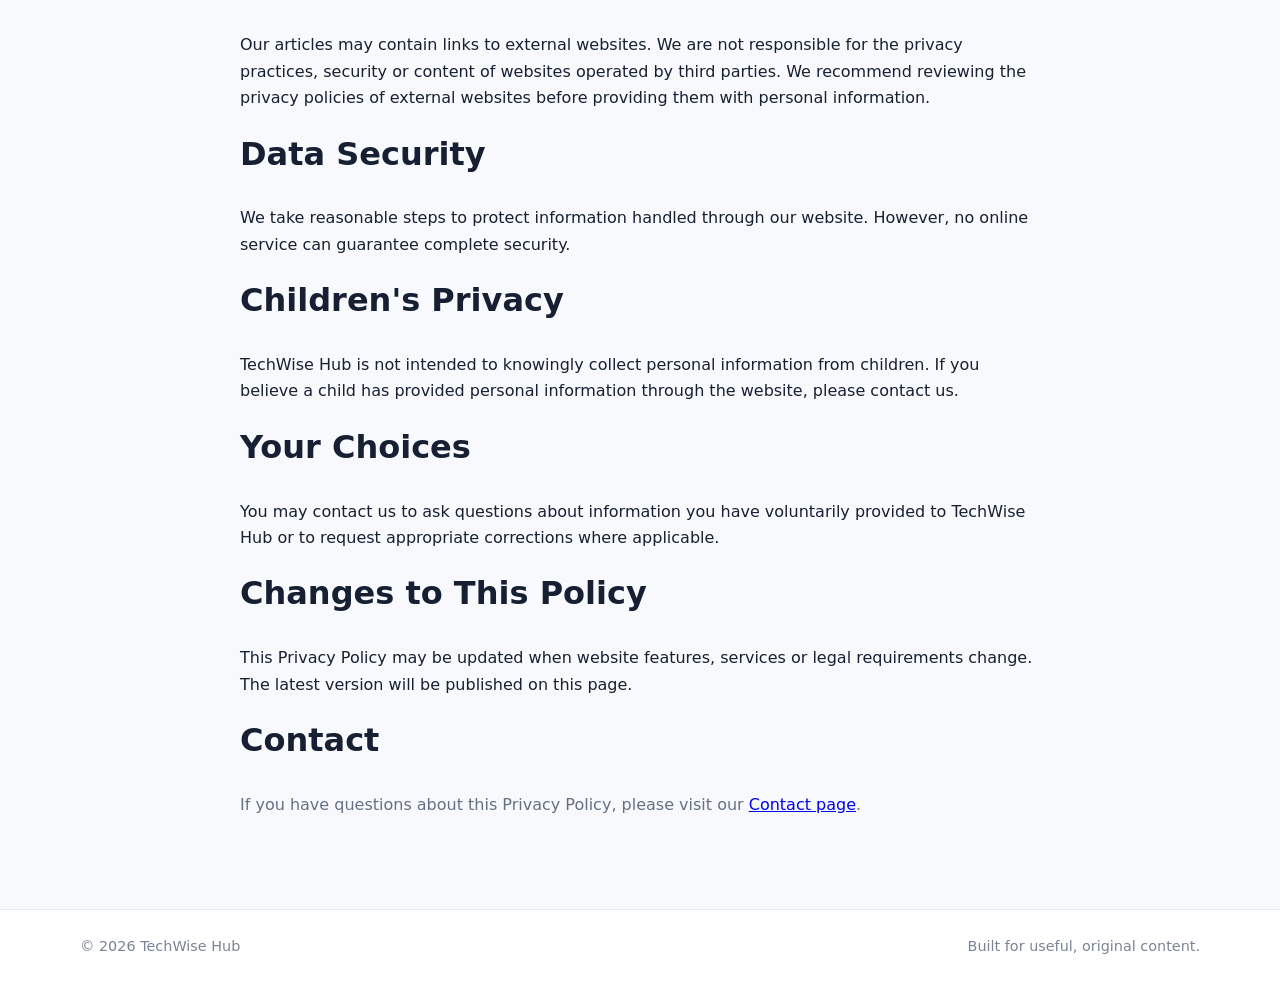
<file: privacy.html>
<!doctype html>

<html lang="en">
<head>
  <meta charset="utf-8">
  <meta name="viewport" content="width=device-width, initial-scale=1">
  <meta name="description" content="TechWise Hub privacy policy explaining how information may be handled when you use our website.">
  <title>Privacy Policy | TechWise Hub</title>
  <link rel="stylesheet" href="styles.css">
</head><body><header class="site-header">
  <div class="container nav">
    <a class="brand" href="index.html">
      <span>TW</span> TechWise Hub
    </a><nav>
  <a href="index.html">Home</a>
  <a href="index.html#guides">Guides</a>
  <a href="about.html">About</a>
  <a href="contact.html">Contact</a>
</nav>

  </div>
</header><main><section class="hero">
  <div class="container">
    <p class="eyebrow">PRIVACY</p>
    <h1>Privacy Policy</h1>
    <p class="lead">
      We respect your privacy and aim to be transparent about
      information that may be collected when you use TechWise Hub.
    </p>
  </div>
</section><section class="container section about">  <p class="eyebrow">TECHWISE HUB</p>  <p>
    This Privacy Policy explains how TechWise Hub may collect, use
    and protect information when you visit our website.
  </p>  <h2>Information We May Collect</h2>  <p>
    Depending on the features available on the website, we may
    collect information that you voluntarily provide, such as your
    name or email address when you contact us or subscribe to a
    newsletter.
  </p>  <p>
    We may also receive limited technical information automatically,
    such as browser type, device information, approximate location
    and pages visited. This information may be collected through
    analytics or other website technologies.
  </p>  <h2>How We Use Information</h2>  <p>
    Information may be used to operate and improve the website,
    respond to enquiries, understand how visitors use our content,
    improve our guides and communicate with subscribers when they
    have requested communication.
  </p>  <h2>Cookies</h2>  <p>
    TechWise Hub may use cookies or similar technologies to remember
    preferences, understand website usage and support features.
    Third-party services used by the website may also use cookies
    according to their own policies.
  </p>  <h2>Analytics</h2>  <p>
    We may use analytics services to understand website traffic and
    improve our content. These services may collect information about
    how visitors interact with the website.
  </p>  <h2>Advertising and Affiliate Links</h2>  <p>
    TechWise Hub may use advertising or affiliate partnerships in the
    future. If these services are added, third-party providers may
    use cookies or similar technologies to measure advertising
    performance or provide relevant advertisements.
  </p>  <h2>Third-Party Websites</h2>  <p>
    Our articles may contain links to external websites. We are not
    responsible for the privacy practices, security or content of
    websites operated by third parties. We recommend reviewing the
    privacy policies of external websites before providing them with
    personal information.
  </p>  <h2>Data Security</h2>  <p>
    We take reasonable steps to protect information handled through
    our website. However, no online service can guarantee complete
    security.
  </p>  <h2>Children's Privacy</h2>  <p>
    TechWise Hub is not intended to knowingly collect personal
    information from children. If you believe a child has provided
    personal information through the website, please contact us.
  </p>  <h2>Your Choices</h2>  <p>
    You may contact us to ask questions about information you have
    voluntarily provided to TechWise Hub or to request appropriate
    corrections where applicable.
  </p>  <h2>Changes to This Policy</h2>  <p>
    This Privacy Policy may be updated when website features,
    services or legal requirements change. The latest version will
    be published on this page.
  </p>  <h2>Contact</h2>  <p>
    If you have questions about this Privacy Policy, please visit
    our <a href="contact.html">Contact page</a>.
  </p></section></main><footer>
  <div class="container footer">
    <span>
      © <span id="year"></span> TechWise Hub
    </span><span>
  Built for useful, original content.
</span>

  </div>
</footer><script src="script.js"></script></body>
                                   </html>
</file>
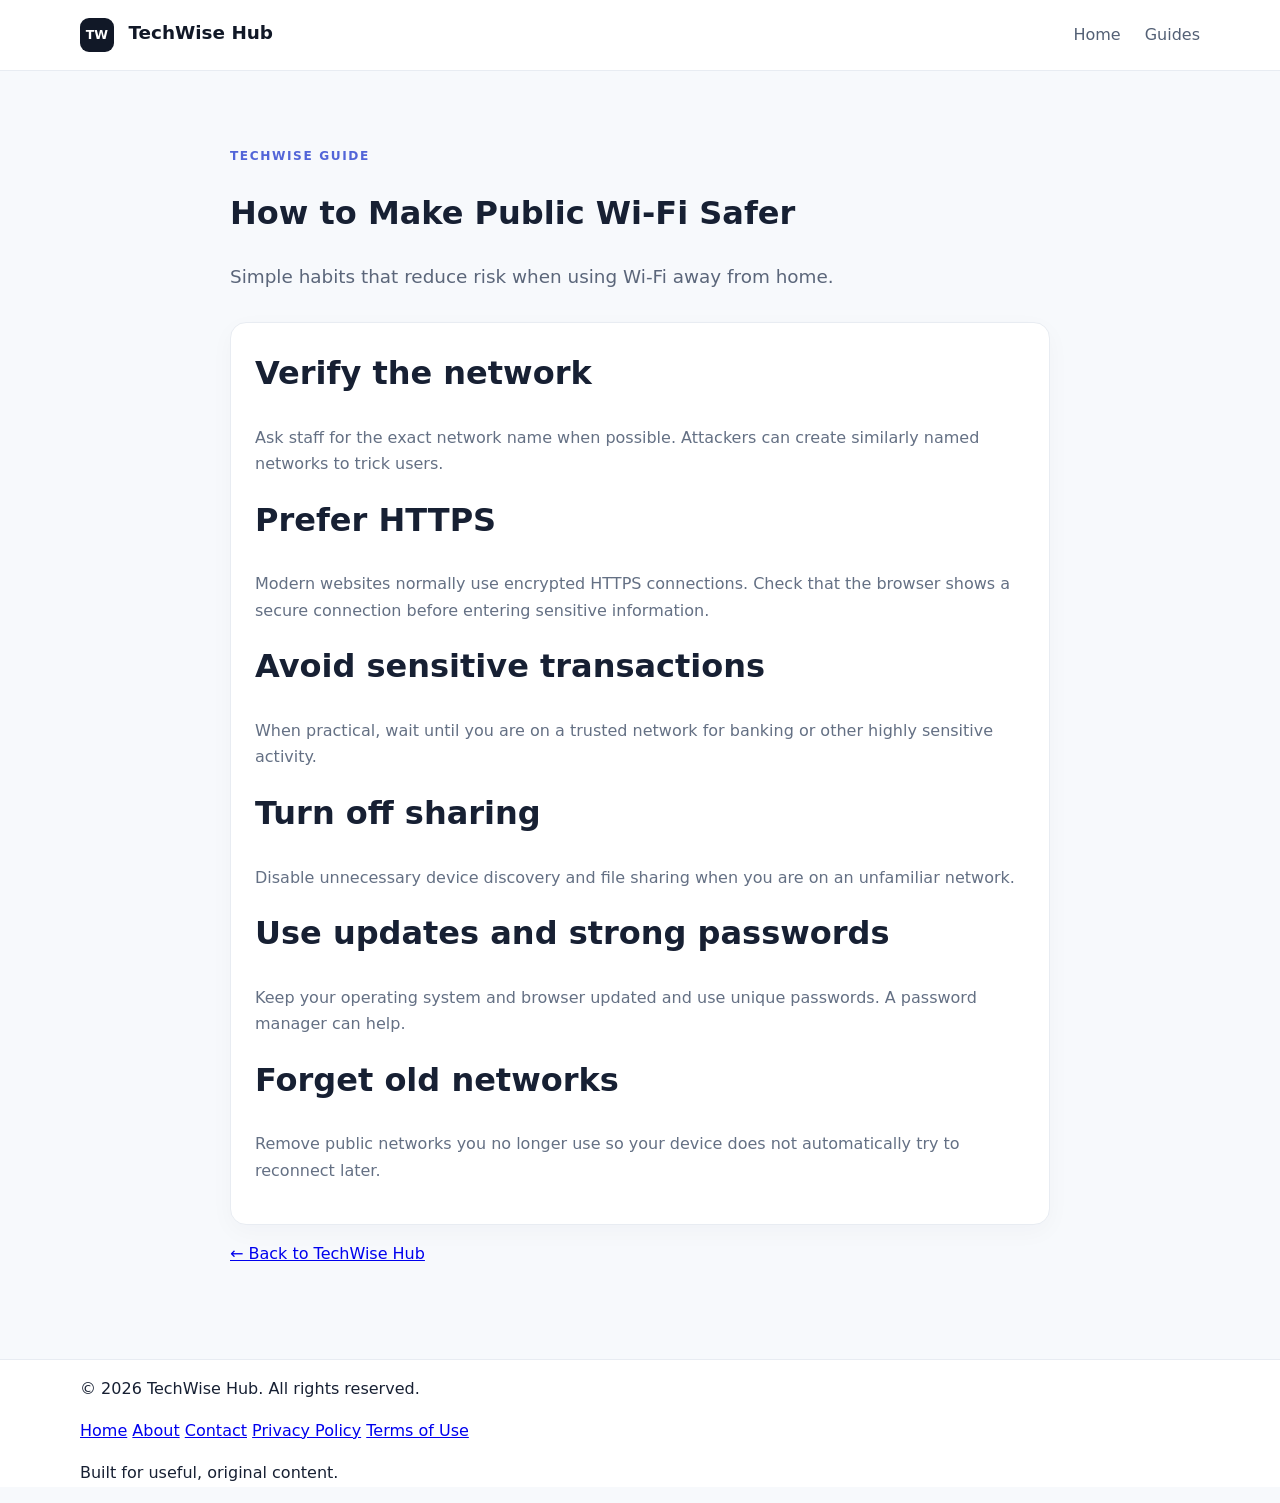
<file: public-wifi-safety.html>
<!doctype html>
<html lang="en">

<head>
  <meta charset="utf-8">
  <meta name="viewport" content="width=device-width,initial-scale=1">

  <meta name="description" content="Simple habits that reduce risk when using public Wi-Fi, including checking networks, using HTTPS, avoiding sensitive transactions and turning off sharing.">

  <title>How to Make Public Wi-Fi Safer | TechWise Hub</title>

  <link rel="stylesheet" href="styles.css">
</head>

<body>

<header class="site-header">
  <div class="container nav">

    <a class="brand" href="index.html">
      <span>TW</span> TechWise Hub
    </a>

    <nav>
      <a href="index.html">Home</a>
      <a href="index.html#guides">Guides</a>
    </nav>

  </div>
</header>

<main class="container section" style="max-width:820px">

  <p class="eyebrow">TECHWISE GUIDE</p>

  <h1>How to Make Public Wi-Fi Safer</h1>

  <p class="lead">
    Simple habits that reduce risk when using Wi-Fi away from home.
  </p>

  <article class="card" style="margin-top:30px">

    <h2>Verify the network</h2>

    <p>
      Ask staff for the exact network name when possible. Attackers can create
      similarly named networks to trick users.
    </p>

    <h2>Prefer HTTPS</h2>

    <p>
      Modern websites normally use encrypted HTTPS connections. Check that the
      browser shows a secure connection before entering sensitive information.
    </p>

    <h2>Avoid sensitive transactions</h2>

    <p>
      When practical, wait until you are on a trusted network for banking or
      other highly sensitive activity.
    </p>

    <h2>Turn off sharing</h2>

    <p>
      Disable unnecessary device discovery and file sharing when you are on
      an unfamiliar network.
    </p>

    <h2>Use updates and strong passwords</h2>

    <p>
      Keep your operating system and browser updated and use unique passwords.
      A password manager can help.
    </p>

    <h2>Forget old networks</h2>

    <p>
      Remove public networks you no longer use so your device does not
      automatically try to reconnect later.
    </p>

  </article>

  <p>
    <a href="index.html">← Back to TechWise Hub</a>
  </p>

</main>

<footer class="site-footer">

  <div class="container">

    <p>
      © <span id="year"></span> TechWise Hub. All rights reserved.
    </p>

    <nav class="footer-links">
      <a href="index.html">Home</a>
      <a href="about.html">About</a>
      <a href="contact.html">Contact</a>
      <a href="privacy.html">Privacy Policy</a>
      <a href="terms.html">Terms of Use</a>
    </nav>

    <p>
      Built for useful, original content.
    </p>

  </div>

</footer>

<script src="script.js"></script>

</body>
</html>
</file>
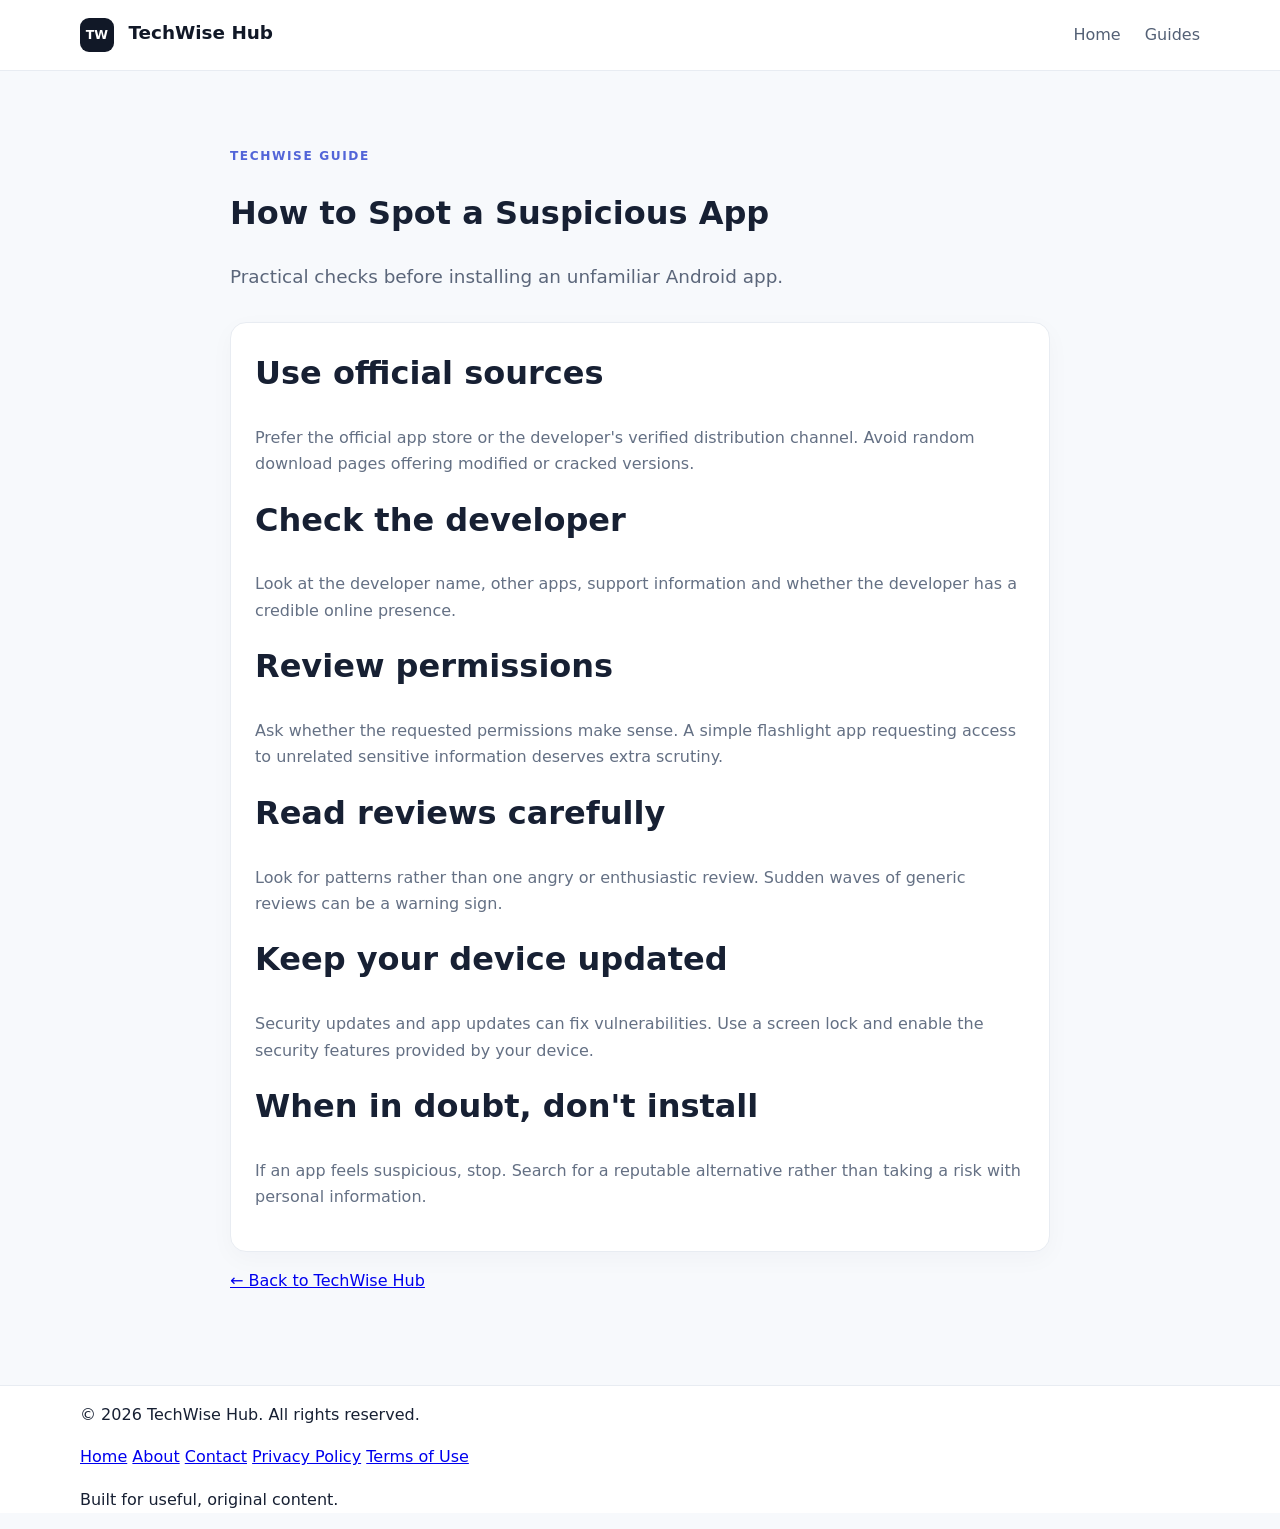
<file: spot-suspicious-apps.html>
<!doctype html>
<html lang="en">

<head>
  <meta charset="utf-8">
  <meta name="viewport" content="width=device-width,initial-scale=1">

  <meta name="description" content="Practical checks for spotting suspicious Android apps before installing them, including permissions, developers, reviews and download sources.">

  <title>How to Spot a Suspicious App | TechWise Hub</title>

  <link rel="stylesheet" href="styles.css">
</head>

<body>

<header class="site-header">
  <div class="container nav">

    <a class="brand" href="index.html">
      <span>TW</span> TechWise Hub
    </a>

    <nav>
      <a href="index.html">Home</a>
      <a href="index.html#guides">Guides</a>
    </nav>

  </div>
</header>

<main class="container section" style="max-width:820px">

  <p class="eyebrow">TECHWISE GUIDE</p>

  <h1>How to Spot a Suspicious App</h1>

  <p class="lead">
    Practical checks before installing an unfamiliar Android app.
  </p>

  <article class="card" style="margin-top:30px">

    <h2>Use official sources</h2>

    <p>
      Prefer the official app store or the developer's verified distribution
      channel. Avoid random download pages offering modified or cracked versions.
    </p>

    <h2>Check the developer</h2>

    <p>
      Look at the developer name, other apps, support information and whether
      the developer has a credible online presence.
    </p>

    <h2>Review permissions</h2>

    <p>
      Ask whether the requested permissions make sense. A simple flashlight
      app requesting access to unrelated sensitive information deserves extra
      scrutiny.
    </p>

    <h2>Read reviews carefully</h2>

    <p>
      Look for patterns rather than one angry or enthusiastic review. Sudden
      waves of generic reviews can be a warning sign.
    </p>

    <h2>Keep your device updated</h2>

    <p>
      Security updates and app updates can fix vulnerabilities. Use a screen
      lock and enable the security features provided by your device.
    </p>

    <h2>When in doubt, don't install</h2>

    <p>
      If an app feels suspicious, stop. Search for a reputable alternative
      rather than taking a risk with personal information.
    </p>

  </article>

  <p>
    <a href="index.html">← Back to TechWise Hub</a>
  </p>

</main>

<footer class="site-footer">

  <div class="container">

    <p>
      © <span id="year"></span> TechWise Hub. All rights reserved.
    </p>

    <nav class="footer-links">
      <a href="index.html">Home</a>
      <a href="about.html">About</a>
      <a href="contact.html">Contact</a>
      <a href="privacy.html">Privacy Policy</a>
      <a href="terms.html">Terms of Use</a>
    </nav>

    <p>
      Built for useful, original content.
    </p>

  </div>

</footer>

<script src="script.js"></script>

</body>
</html>
</file>
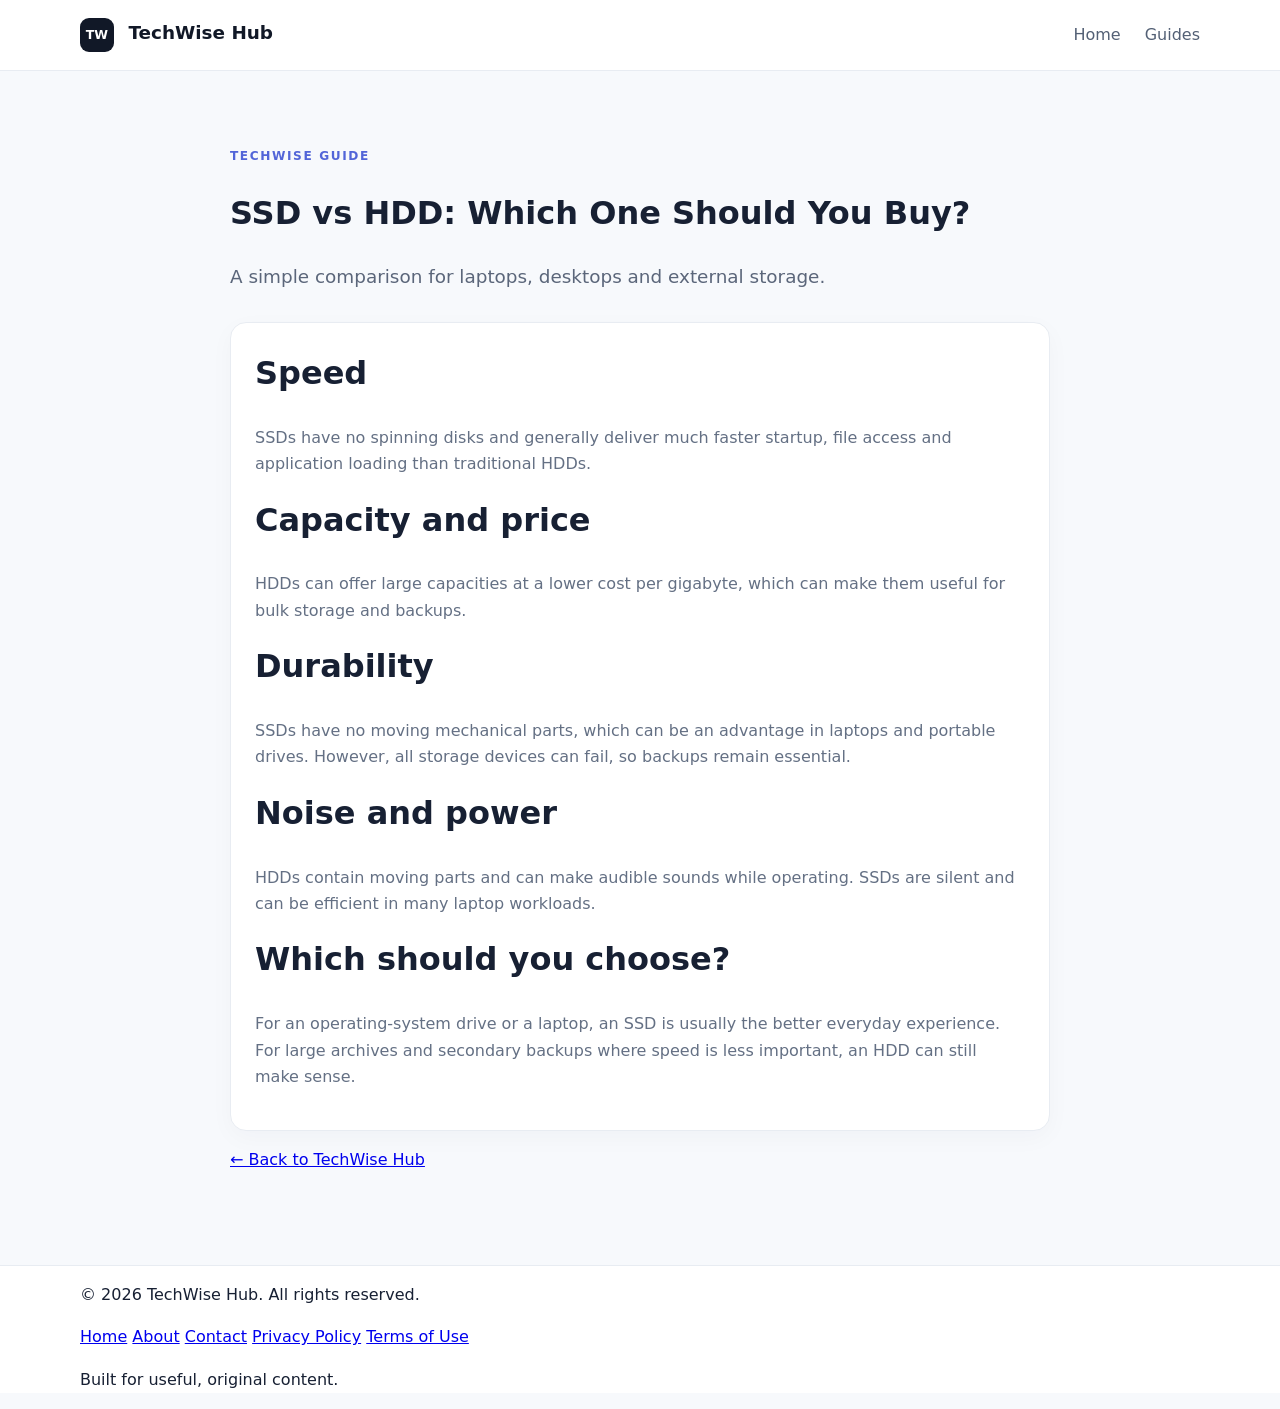
<file: ssd-vs-hdd.html>
<!doctype html>
<html lang="en">

<head>
  <meta charset="utf-8">
  <meta name="viewport" content="width=device-width,initial-scale=1">

  <meta name="description" content="A simple comparison of SSDs and HDDs for laptops, desktops and external storage, including speed, capacity, durability and price.">

  <title>SSD vs HDD: Which One Should You Buy? | TechWise Hub</title>

  <link rel="stylesheet" href="styles.css">
</head>

<body>

<header class="site-header">
  <div class="container nav">

    <a class="brand" href="index.html">
      <span>TW</span> TechWise Hub
    </a>

    <nav>
      <a href="index.html">Home</a>
      <a href="index.html#guides">Guides</a>
    </nav>

  </div>
</header>

<main class="container section" style="max-width:820px">

  <p class="eyebrow">TECHWISE GUIDE</p>

  <h1>SSD vs HDD: Which One Should You Buy?</h1>

  <p class="lead">
    A simple comparison for laptops, desktops and external storage.
  </p>

  <article class="card" style="margin-top:30px">

    <h2>Speed</h2>

    <p>
      SSDs have no spinning disks and generally deliver much faster startup,
      file access and application loading than traditional HDDs.
    </p>

    <h2>Capacity and price</h2>

    <p>
      HDDs can offer large capacities at a lower cost per gigabyte, which can
      make them useful for bulk storage and backups.
    </p>

    <h2>Durability</h2>

    <p>
      SSDs have no moving mechanical parts, which can be an advantage in
      laptops and portable drives. However, all storage devices can fail,
      so backups remain essential.
    </p>

    <h2>Noise and power</h2>

    <p>
      HDDs contain moving parts and can make audible sounds while operating.
      SSDs are silent and can be efficient in many laptop workloads.
    </p>

    <h2>Which should you choose?</h2>

    <p>
      For an operating-system drive or a laptop, an SSD is usually the better
      everyday experience. For large archives and secondary backups where
      speed is less important, an HDD can still make sense.
    </p>

  </article>

  <p>
    <a href="index.html">← Back to TechWise Hub</a>
  </p>

</main>

<footer class="site-footer">

  <div class="container">

    <p>
      © <span id="year"></span> TechWise Hub. All rights reserved.
    </p>

    <nav class="footer-links">
      <a href="index.html">Home</a>
      <a href="about.html">About</a>
      <a href="contact.html">Contact</a>
      <a href="privacy.html">Privacy Policy</a>
      <a href="terms.html">Terms of Use</a>
    </nav>

    <p>
      Built for useful, original content.
    </p>

  </div>

</footer>

<script src="script.js"></script>

</body>
</html>
</file>
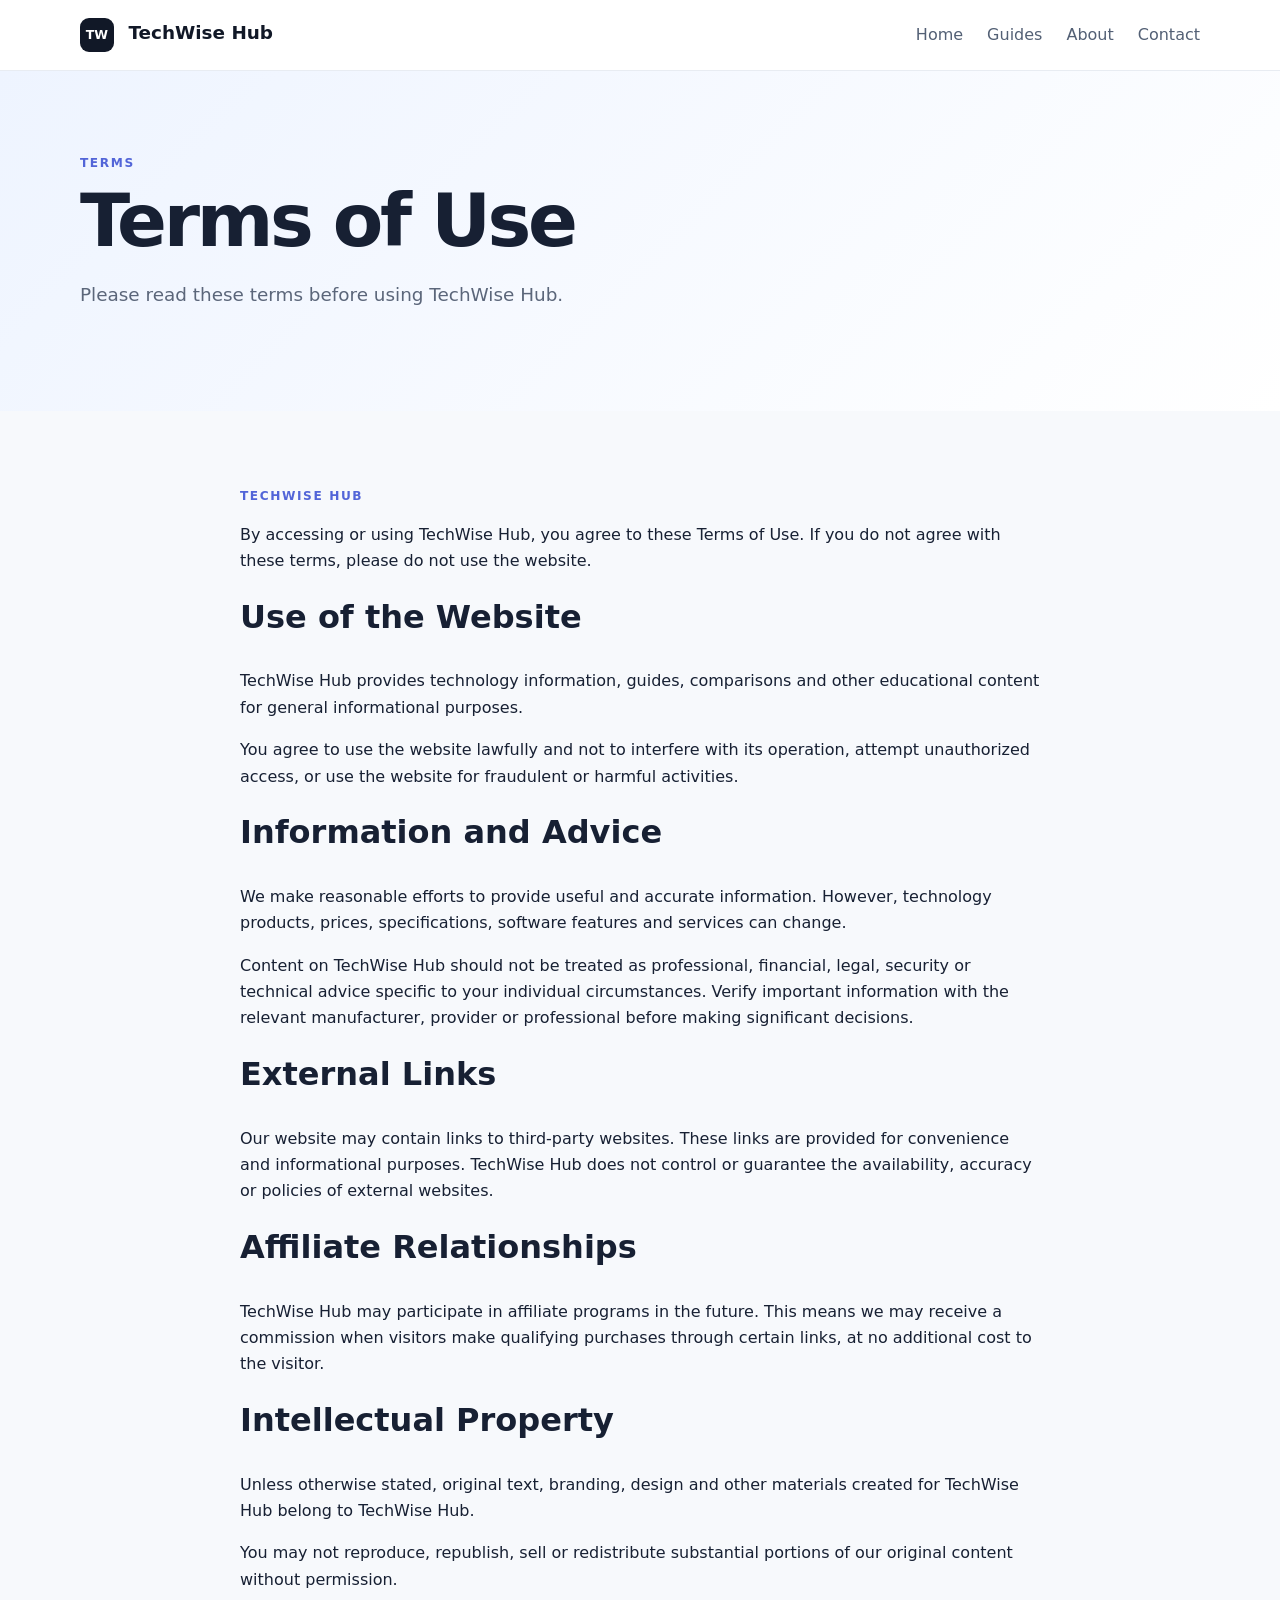
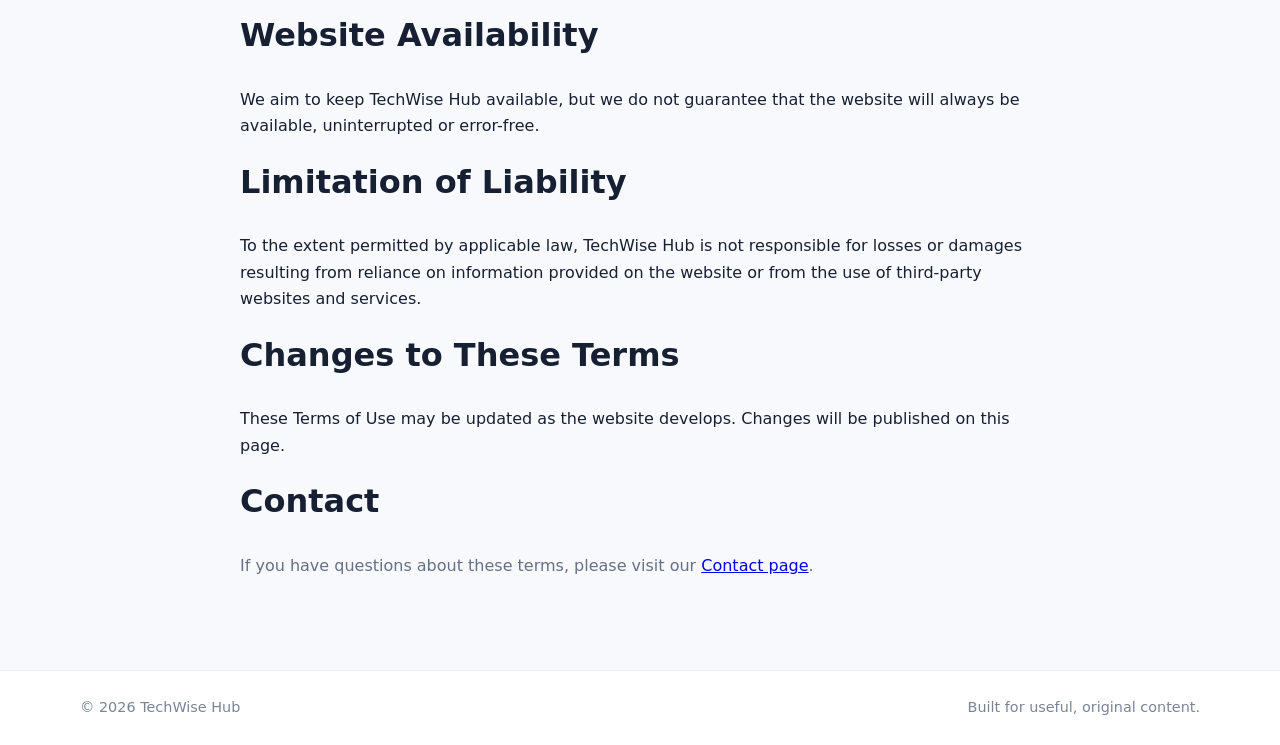
<file: terms.html>
<!doctype html>

<html lang="en">
<head>
  <meta charset="utf-8">
  <meta name="viewport" content="width=device-width, initial-scale=1">
  <meta name="description" content="Terms of Use for TechWise Hub.">
  <title>Terms of Use | TechWise Hub</title>
  <link rel="stylesheet" href="styles.css">
</head><body><header class="site-header">
  <div class="container nav">
    <a class="brand" href="index.html">
      <span>TW</span> TechWise Hub
    </a><nav>
  <a href="index.html">Home</a>
  <a href="index.html#guides">Guides</a>
  <a href="about.html">About</a>
  <a href="contact.html">Contact</a>
</nav>

  </div>
</header><main><section class="hero">
  <div class="container">
    <p class="eyebrow">TERMS</p><h1>Terms of Use</h1>

<p class="lead">
  Please read these terms before using TechWise Hub.
</p>

  </div>
</section><section class="container section about">  <p class="eyebrow">TECHWISE HUB</p>  <p>
    By accessing or using TechWise Hub, you agree to these Terms of
    Use. If you do not agree with these terms, please do not use the
    website.
  </p>  <h2>Use of the Website</h2>  <p>
    TechWise Hub provides technology information, guides,
    comparisons and other educational content for general
    informational purposes.
  </p>  <p>
    You agree to use the website lawfully and not to interfere with
    its operation, attempt unauthorized access, or use the website
    for fraudulent or harmful activities.
  </p>  <h2>Information and Advice</h2>  <p>
    We make reasonable efforts to provide useful and accurate
    information. However, technology products, prices,
    specifications, software features and services can change.
  </p>  <p>
    Content on TechWise Hub should not be treated as professional,
    financial, legal, security or technical advice specific to your
    individual circumstances. Verify important information with the
    relevant manufacturer, provider or professional before making
    significant decisions.
  </p>  <h2>External Links</h2>  <p>
    Our website may contain links to third-party websites. These
    links are provided for convenience and informational purposes.
    TechWise Hub does not control or guarantee the availability,
    accuracy or policies of external websites.
  </p>  <h2>Affiliate Relationships</h2>  <p>
    TechWise Hub may participate in affiliate programs in the
    future. This means we may receive a commission when visitors
    make qualifying purchases through certain links, at no
    additional cost to the visitor.
  </p>  <h2>Intellectual Property</h2>  <p>
    Unless otherwise stated, original text, branding, design and
    other materials created for TechWise Hub belong to TechWise Hub.
  </p>  <p>
    You may not reproduce, republish, sell or redistribute substantial
    portions of our original content without permission.
  </p>  <h2>Website Availability</h2>  <p>
    We aim to keep TechWise Hub available, but we do not guarantee
    that the website will always be available, uninterrupted or
    error-free.
  </p>  <h2>Limitation of Liability</h2>  <p>
    To the extent permitted by applicable law, TechWise Hub is not
    responsible for losses or damages resulting from reliance on
    information provided on the website or from the use of
    third-party websites and services.
  </p>  <h2>Changes to These Terms</h2>  <p>
    These Terms of Use may be updated as the website develops.
    Changes will be published on this page.
  </p>  <h2>Contact</h2>  <p>
    If you have questions about these terms, please visit our
    <a href="contact.html">Contact page</a>.
  </p></section></main><footer>
  <div class="container footer">
    <span>
      © <span id="year"></span> TechWise Hub
    </span><span>
  Built for useful, original content.
</span>

  </div>
</footer><script src="script.js"></script></body>
</html>
</file>
<file: styles.css>
*{box-sizing:border-box}html{scroll-behavior:smooth}body{margin:0;font-family:Inter,system-ui,-apple-system,Segoe UI,sans-serif;color:#172033;background:#f7f9fc;line-height:1.65}.container{width:min(1120px,92%);margin:auto}.site-header{background:#fff;border-bottom:1px solid #e8ecf2;position:sticky;top:0;z-index:10}.nav{height:70px;display:flex;align-items:center;justify-content:space-between}.brand{font-weight:800;color:#111827;text-decoration:none;font-size:1.15rem}.brand span{display:inline-grid;place-items:center;width:34px;height:34px;border-radius:9px;background:#111827;color:#fff;font-size:.78rem;margin-right:8px}.nav nav{display:flex;gap:24px}.nav nav a{color:#536075;text-decoration:none}.hero{padding:82px 0;background:linear-gradient(135deg,#eef4ff,#fff)}.hero-grid{display:grid;grid-template-columns:1.25fr .75fr;gap:55px;align-items:center}.eyebrow{font-size:.76rem;letter-spacing:.13em;font-weight:800;color:#5265d8;margin:0 0 10px}.hero h1{font-size:clamp(2.5rem,6vw,4.6rem);line-height:1.02;letter-spacing:-.045em;margin:0 0 22px}.lead{font-size:1.15rem;color:#5b667a;max-width:650px}.button,.hero-card a{display:inline-block;background:#111827;color:#fff;text-decoration:none;padding:12px 18px;border-radius:10px;font-weight:700;margin-top:15px}.hero-card{background:#111827;color:#fff;border-radius:22px;padding:30px;box-shadow:0 20px 50px #16213d22}.hero-card .eyebrow{color:#aab7ff}.hero-card a{background:#fff;color:#111827}.section{padding:75px 0}.section h2{font-size:2rem;margin:0 0 25px}.cards{display:grid;grid-template-columns:repeat(3,1fr);gap:18px}.card{background:#fff;border:1px solid #e8ecf2;border-radius:16px;padding:24px;min-height:245px;box-shadow:0 7px 25px #16213d08}.card h3{line-height:1.25;margin:9px 0}.card p{color:#647084}.card a{color:#4055c9;font-weight:750;text-decoration:none}.tag{font-size:.73rem;font-weight:800;color:#5265d8;text-transform:uppercase}.newsletter{background:#111827;color:#fff;padding:60px 0}.newsletter-inner{display:grid;grid-template-columns:1fr 1fr;gap:20px;align-items:center}.newsletter h2{margin:0}.newsletter p{color:#b9c1d0}.newsletter form{display:flex;gap:8px}.newsletter input{min-width:0;flex:1;padding:14px;border:0;border-radius:9px}.newsletter button{border:0;border-radius:9px;padding:14px 18px;font-weight:800}.small{grid-column:2;font-size:.85rem}.about{max-width:800px}.about p:last-child{color:#667085}footer{background:#fff;border-top:1px solid #e8ecf2}.footer{padding:25px 0;display:flex;justify-content:space-between;color:#7a8495;font-size:.9rem}@media(max-width:800px){.hero-grid,.newsletter-inner{grid-template-columns:1fr}.cards{grid-template-columns:1fr}.nav nav{gap:12px}.hero{padding:55px 0}.newsletter form{margin-top:10px}.small{grid-column:1}.footer{gap:12px;flex-direction:column}}
</file>
